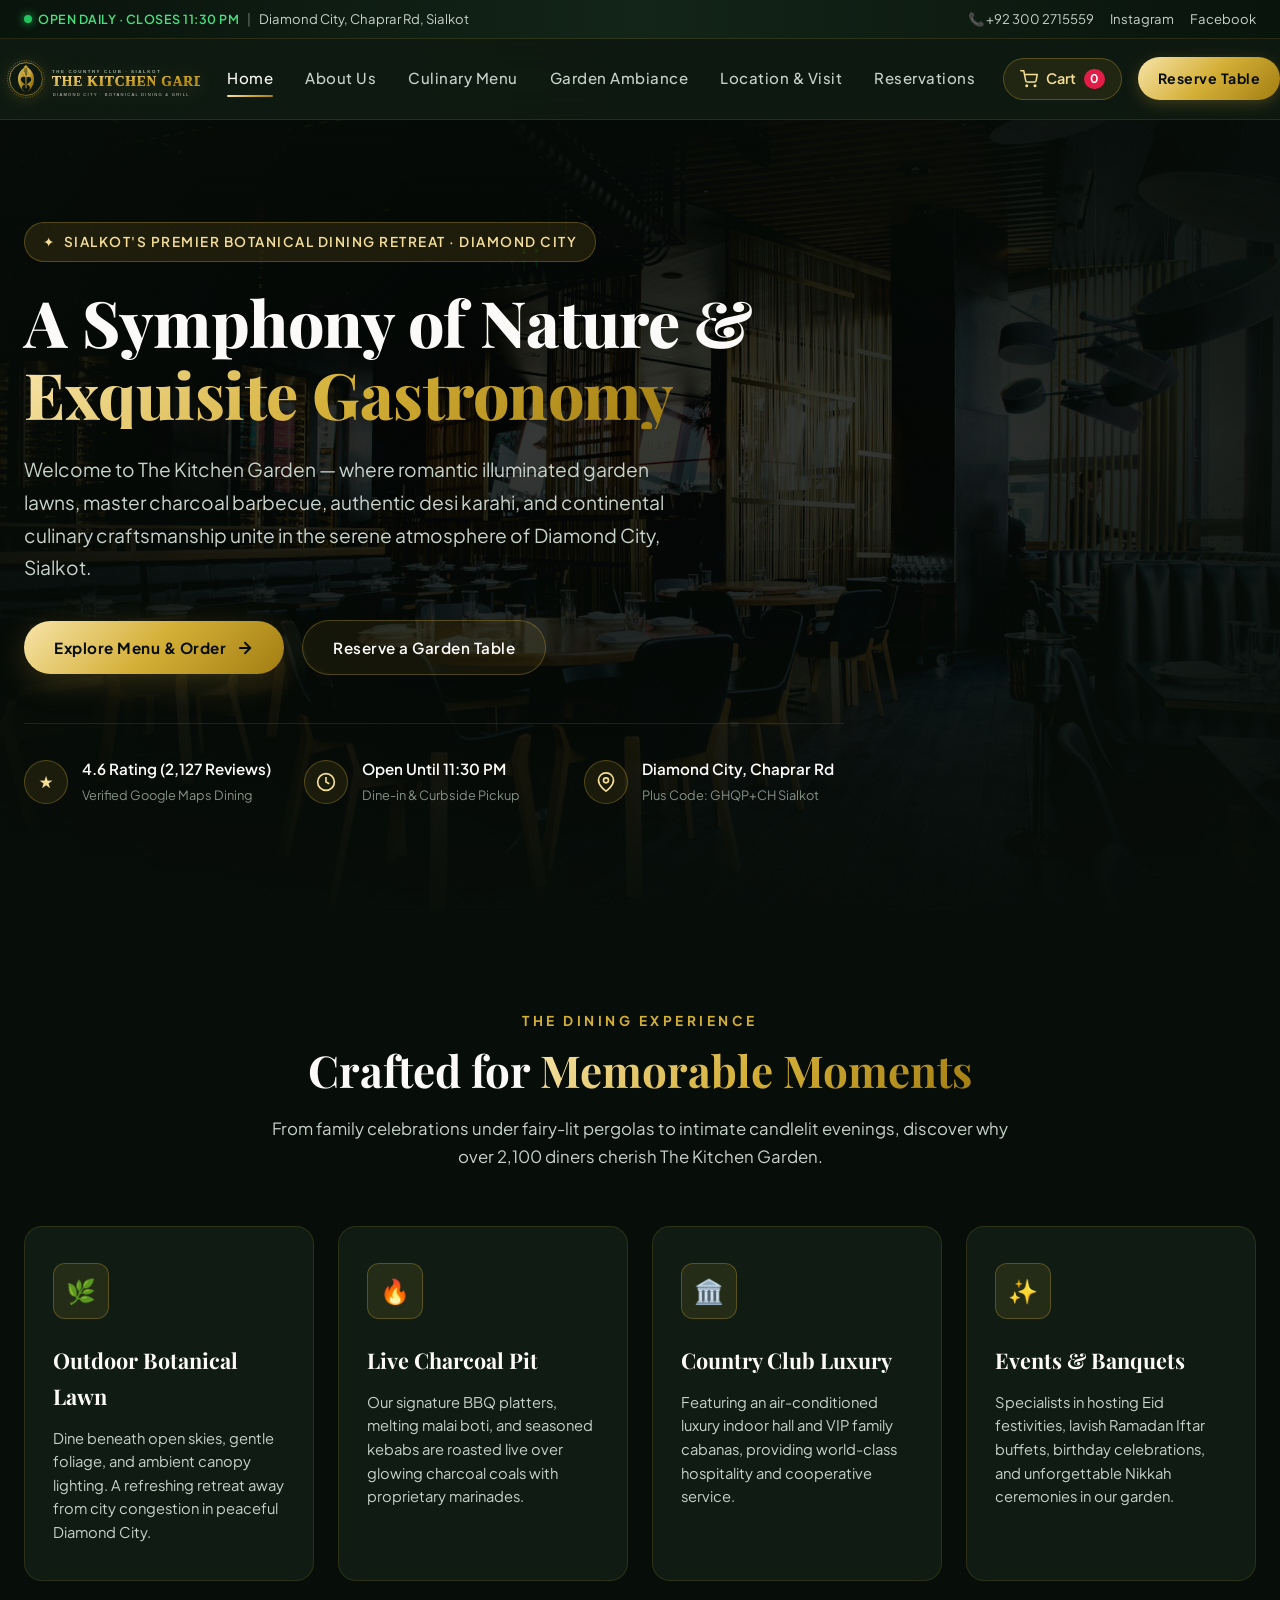
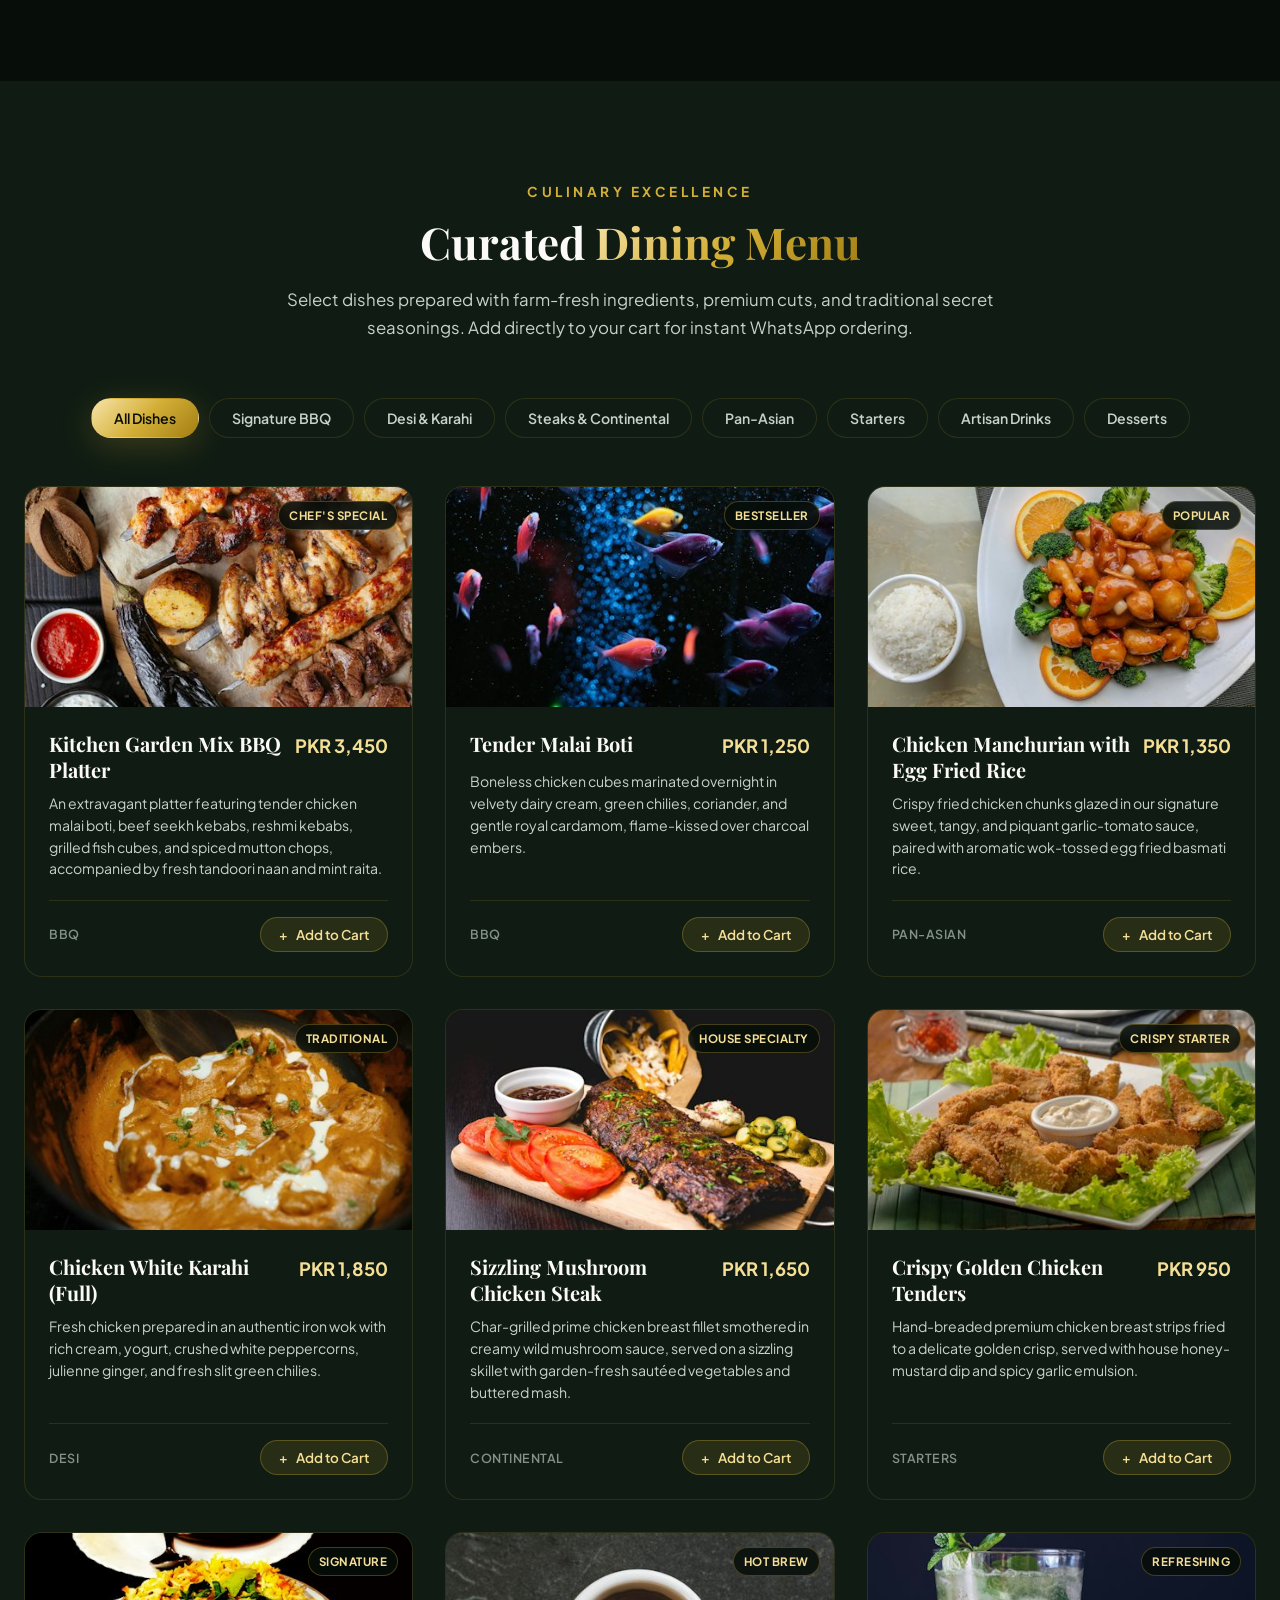
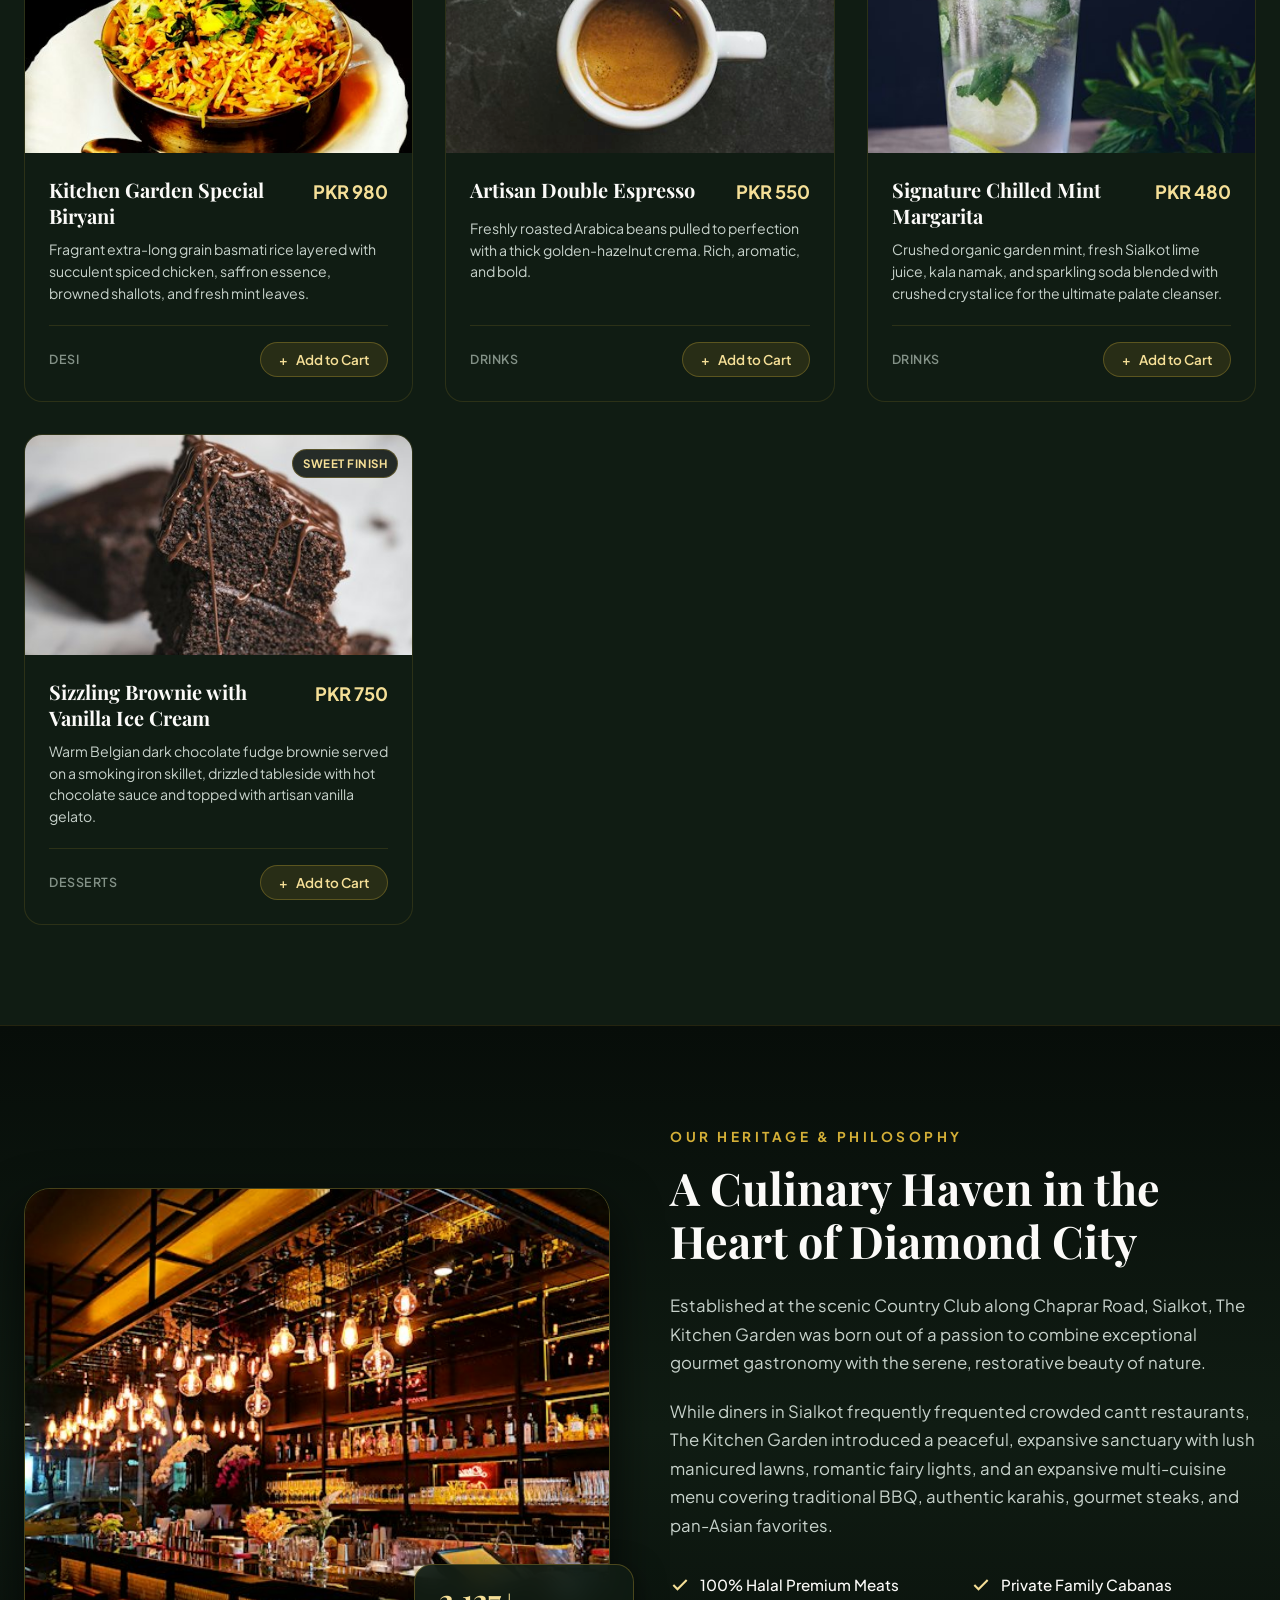
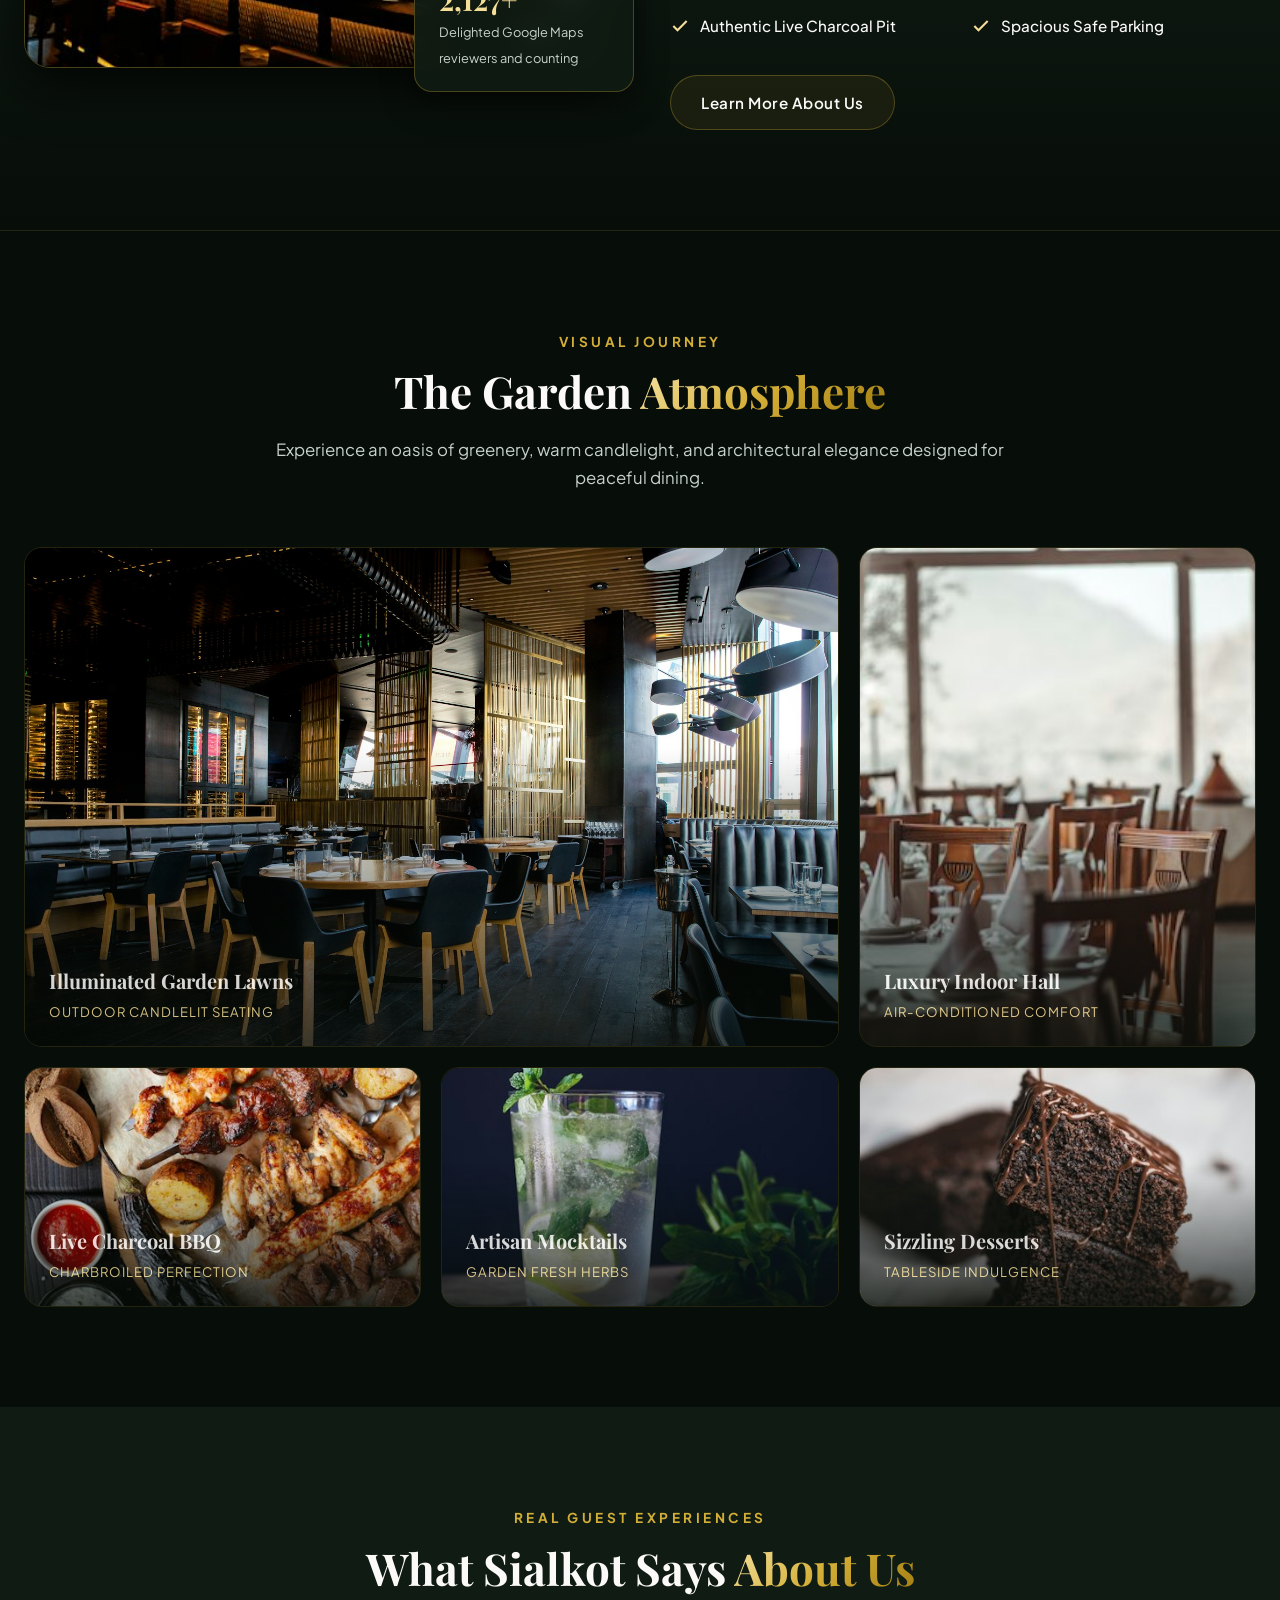
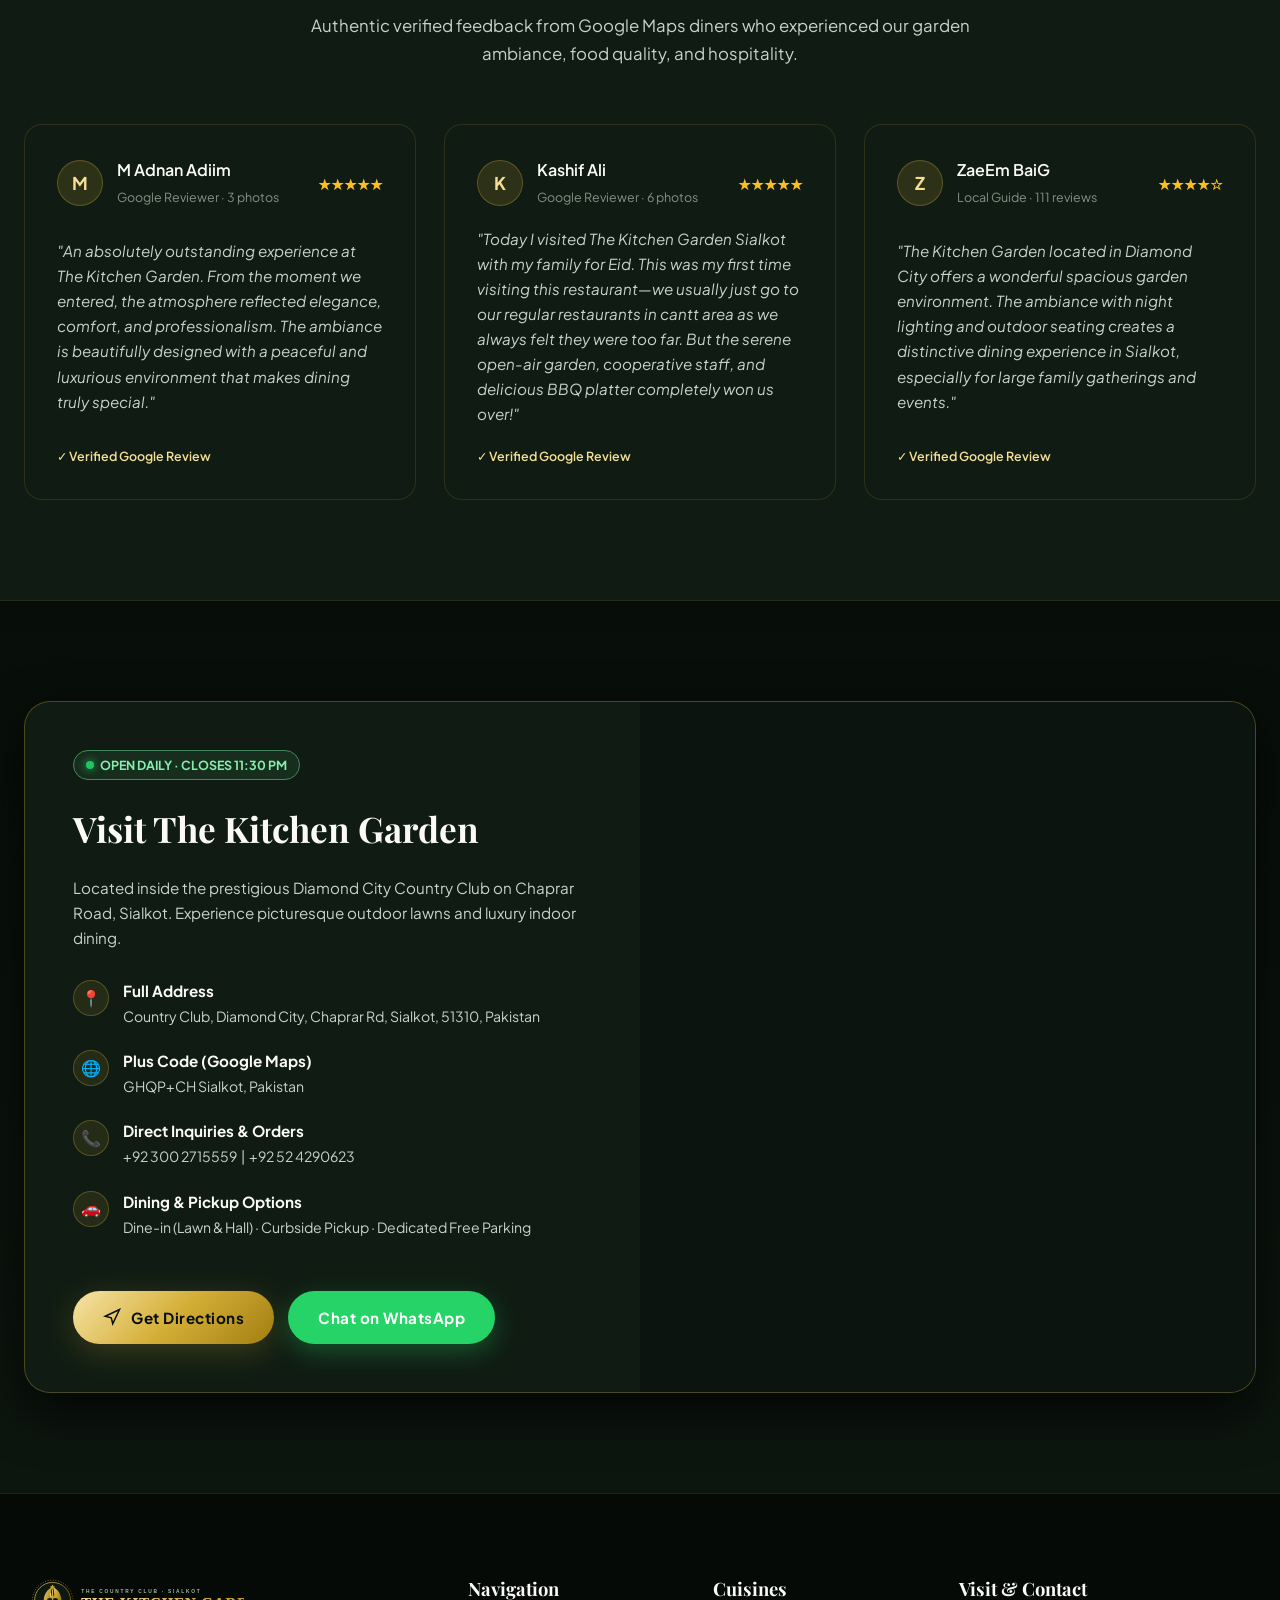
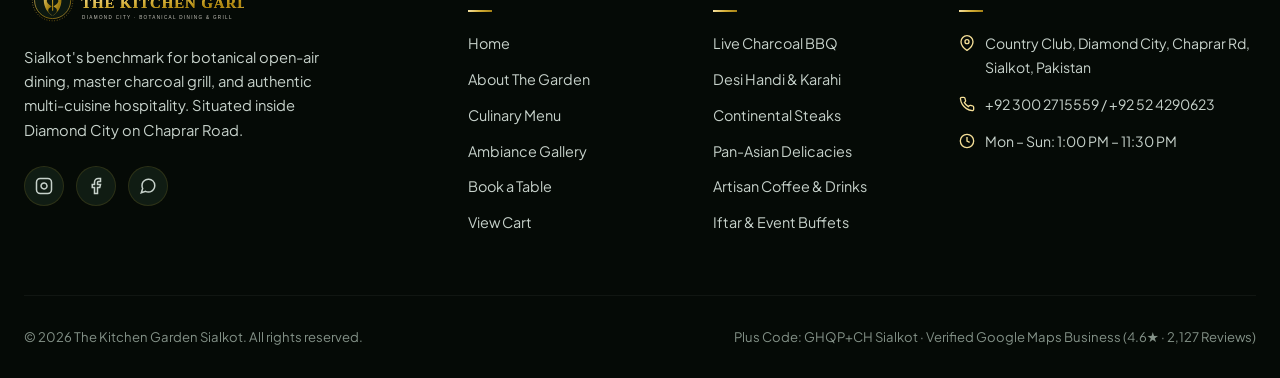
<file: index.html>
<!DOCTYPE html>
<html lang="en">
<head>
  <meta charset="UTF-8">
  <meta name="viewport" content="width=device-width, initial-scale=1.0">
  <title>The Kitchen Garden — Sialkot | Botanical Dining & Master Charcoal Grill</title>
  <meta name="description" content="Experience Sialkot's premier garden dining destination at The Country Club, Diamond City, Chaprar Road. Signature BBQ, Desi Karahi, Continental, and Chinese cuisine amidst lush illuminated greenery.">
  <link rel="stylesheet" href="css/style.css">
  <link rel="icon" type="image/svg+xml" href="assets/logo.svg">
</head>
<body>

  <!-- Top Announcement Bar -->
  <div class="top-bar">
    <div class="container top-bar-inner">
      <div class="top-bar-item">
        <span class="status-indicator">
          <span class="status-pulse"></span> Open Daily · Closes 11:30 PM
        </span>
        <span style="opacity: 0.5;">|</span>
        <span>Diamond City, Chaprar Rd, Sialkot</span>
      </div>
      <div class="top-bar-links">
        <a href="tel:+923002715559" class="top-bar-link">📞 +92 300 2715559</a>
        <a href="https://instagram.com/thekitchengardenpk" target="_blank" rel="noopener" class="top-bar-link">Instagram</a>
        <a href="https://facebook.com/thekitchengardenpk" target="_blank" rel="noopener" class="top-bar-link">Facebook</a>
      </div>
    </div>
  </div>

  <!-- Main Navigation Header -->
  <header class="site-header">
    <div class="container header-inner">
      <a href="index.html" class="brand-logo" aria-label="The Kitchen Garden Home">
        <img src="assets/logo.svg" alt="The Kitchen Garden Sialkot" width="220" height="50">
      </a>

      <nav class="nav-menu">
        <a href="index.html" class="nav-link active">Home</a>
        <a href="about.html" class="nav-link">About Us</a>
        <a href="index.html#menu" class="nav-link">Culinary Menu</a>
        <a href="index.html#ambiance" class="nav-link">Garden Ambiance</a>
        <a href="contact.html" class="nav-link">Location &amp; Visit</a>
        <a href="contact.html#reserve" class="nav-link">Reservations</a>
      </nav>

      <div class="header-actions">
        <a href="add-to-cart.html" class="cart-nav-btn" aria-label="View Shopping Cart">
          <svg width="18" height="18" viewBox="0 0 24 24" fill="none" stroke="currentColor" stroke-width="2" stroke-linecap="round" stroke-linejoin="round">
            <circle cx="9" cy="21" r="1"></circle>
            <circle cx="20" cy="21" r="1"></circle>
            <path d="M1 1h4l2.68 13.39a2 2 0 0 0 2 1.61h9.72a2 2 0 0 0 2-1.61L23 6H6"></path>
          </svg>
          <span>Cart</span>
          <span class="cart-badge">0</span>
        </a>
        <a href="contact.html#reserve" class="btn-header-cta">Reserve Table</a>
        <button class="mobile-menu-toggle" aria-label="Toggle Navigation Menu">
          <span></span>
          <span></span>
          <span></span>
        </button>
      </div>
    </div>
  </header>

  <!-- Hero Section -->
  <section class="hero-section">
    <div class="hero-bg-wrapper">
      <img src="assets/hero-garden.jpg" alt="The Kitchen Garden Evening Dining Ambiance" class="hero-bg-img" onerror="this.src='https://images.unsplash.com/photo-1517248135467-4c7edcad34c4?w=1600'">
      <div class="hero-gradient-overlay"></div>
    </div>

    <div class="container">
      <div class="hero-content">
        <div class="hero-tag">
          <span>✦</span> Sialkot's Premier Botanical Dining Retreat · Diamond City
        </div>
        <h1 class="hero-title">
          A Symphony of Nature &amp; <span class="gold-accent">Exquisite Gastronomy</span>
        </h1>
        <p class="hero-description">
          Welcome to The Kitchen Garden — where romantic illuminated garden lawns, master charcoal barbecue, authentic desi karahi, and continental culinary craftsmanship unite in the serene atmosphere of Diamond City, Sialkot.
        </p>
        <div class="hero-actions">
          <a href="#menu" class="btn btn-primary">
            <span>Explore Menu &amp; Order</span>
            <svg width="18" height="18" viewBox="0 0 24 24" fill="none" stroke="currentColor" stroke-width="2.5" stroke-linecap="round" stroke-linejoin="round"><line x1="5" y1="12" x2="19" y2="12"></line><polyline points="12 5 19 12 12 19"></polyline></svg>
          </a>
          <a href="contact.html#reserve" class="btn btn-secondary">
            <span>Reserve a Garden Table</span>
          </a>
        </div>

        <!-- Google Maps Trust Bar -->
        <div class="hero-trust-bar">
          <div class="trust-item">
            <div class="trust-icon">★</div>
            <div class="trust-text">
              <strong>4.6 Rating (2,127 Reviews)</strong>
              <span>Verified Google Maps Dining</span>
            </div>
          </div>
          <div class="trust-item">
            <div class="trust-icon">
              <svg width="20" height="20" viewBox="0 0 24 24" fill="none" stroke="currentColor" stroke-width="2"><circle cx="12" cy="12" r="10"></circle><polyline points="12 6 12 12 16 14"></polyline></svg>
            </div>
            <div class="trust-text">
              <strong>Open Until 11:30 PM</strong>
              <span>Dine-in &amp; Curbside Pickup</span>
            </div>
          </div>
          <div class="trust-item">
            <div class="trust-icon">
              <svg width="20" height="20" viewBox="0 0 24 24" fill="none" stroke="currentColor" stroke-width="2"><path d="M21 10c0 7-9 13-9 13s-9-6-9-13a9 9 0 0 1 18 0z"></path><circle cx="12" cy="10" r="3"></circle></svg>
            </div>
            <div class="trust-text">
              <strong>Diamond City, Chaprar Rd</strong>
              <span>Plus Code: GHQP+CH Sialkot</span>
            </div>
          </div>
        </div>
      </div>
    </div>
  </section>

  <!-- Pillars of Excellence -->
  <section class="section">
    <div class="container">
      <div class="section-header">
        <span class="section-subtitle">THE DINING EXPERIENCE</span>
        <h2 class="section-title">Crafted for <span>Memorable Moments</span></h2>
        <p class="section-desc">From family celebrations under fairy-lit pergolas to intimate candlelit evenings, discover why over 2,100 diners cherish The Kitchen Garden.</p>
      </div>

      <div class="pillars-grid">
        <div class="pillar-card">
          <div class="pillar-icon-box">🌿</div>
          <h3 class="pillar-title">Outdoor Botanical Lawn</h3>
          <p class="pillar-desc">Dine beneath open skies, gentle foliage, and ambient canopy lighting. A refreshing retreat away from city congestion in peaceful Diamond City.</p>
        </div>

        <div class="pillar-card">
          <div class="pillar-icon-box">🔥</div>
          <h3 class="pillar-title">Live Charcoal Pit</h3>
          <p class="pillar-desc">Our signature BBQ platters, melting malai boti, and seasoned kebabs are roasted live over glowing charcoal coals with proprietary marinades.</p>
        </div>

        <div class="pillar-card">
          <div class="pillar-icon-box">🏛️</div>
          <h3 class="pillar-title">Country Club Luxury</h3>
          <p class="pillar-desc">Featuring an air-conditioned luxury indoor hall and VIP family cabanas, providing world-class hospitality and cooperative service.</p>
        </div>

        <div class="pillar-card">
          <div class="pillar-icon-box">✨</div>
          <h3 class="pillar-title">Events &amp; Banquets</h3>
          <p class="pillar-desc">Specialists in hosting Eid festivities, lavish Ramadan Iftar buffets, birthday celebrations, and unforgettable Nikkah ceremonies in our garden.</p>
        </div>
      </div>
    </div>
  </section>

  <!-- Interactive Filterable Menu Section -->
  <section class="section" id="menu" style="background-color: var(--bg-surface);">
    <div class="container">
      <div class="section-header">
        <span class="section-subtitle">CULINARY EXCELLENCE</span>
        <h2 class="section-title">Curated <span>Dining Menu</span></h2>
        <p class="section-desc">Select dishes prepared with farm-fresh ingredients, premium cuts, and traditional secret seasonings. Add directly to your cart for instant WhatsApp ordering.</p>
      </div>

      <!-- Menu Category Filters -->
      <div class="menu-controls">
        <button class="menu-filter-btn active" data-filter="all">All Dishes</button>
        <button class="menu-filter-btn" data-filter="bbq">Signature BBQ</button>
        <button class="menu-filter-btn" data-filter="desi">Desi &amp; Karahi</button>
        <button class="menu-filter-btn" data-filter="continental">Steaks &amp; Continental</button>
        <button class="menu-filter-btn" data-filter="pan-asian">Pan-Asian</button>
        <button class="menu-filter-btn" data-filter="starters">Starters</button>
        <button class="menu-filter-btn" data-filter="drinks">Artisan Drinks</button>
        <button class="menu-filter-btn" data-filter="desserts">Desserts</button>
      </div>

      <!-- Dynamic Product Cards Grid -->
      <div class="menu-grid" id="menuGrid">
        <!-- Rendered dynamically via js/script.js -->
      </div>
    </div>
  </section>

  <!-- Story & Philosophy Section -->
  <section class="section story-section">
    <div class="container">
      <div class="story-grid">
        <div class="story-visual-wrap">
          <img src="assets/garden-outdoor.jpg" alt="Lush Garden Dining at The Kitchen Garden" class="story-main-img" onerror="this.src='https://images.unsplash.com/photo-1543007630-9710e4a00a20?w=1200'">
          <div class="story-badge-float">
            <strong>2,127+</strong>
            <span>Delighted Google Maps reviewers and counting</span>
          </div>
        </div>

        <div class="story-content">
          <span class="section-subtitle">OUR HERITAGE &amp; PHILOSOPHY</span>
          <h2>A Culinary Haven in the Heart of Diamond City</h2>
          <p>
            Established at the scenic Country Club along Chaprar Road, Sialkot, The Kitchen Garden was born out of a passion to combine exceptional gourmet gastronomy with the serene, restorative beauty of nature.
          </p>
          <p>
            While diners in Sialkot frequently frequented crowded cantt restaurants, The Kitchen Garden introduced a peaceful, expansive sanctuary with lush manicured lawns, romantic fairy lights, and an expansive multi-cuisine menu covering traditional BBQ, authentic karahis, gourmet steaks, and pan-Asian favorites.
          </p>
          
          <div class="story-feature-list">
            <div class="story-feature-item">
              <svg width="20" height="20" viewBox="0 0 24 24" fill="none" stroke="currentColor" stroke-width="2.5"><polyline points="20 6 9 17 4 12"></polyline></svg>
              <span>100% Halal Premium Meats</span>
            </div>
            <div class="story-feature-item">
              <svg width="20" height="20" viewBox="0 0 24 24" fill="none" stroke="currentColor" stroke-width="2.5"><polyline points="20 6 9 17 4 12"></polyline></svg>
              <span>Private Family Cabanas</span>
            </div>
            <div class="story-feature-item">
              <svg width="20" height="20" viewBox="0 0 24 24" fill="none" stroke="currentColor" stroke-width="2.5"><polyline points="20 6 9 17 4 12"></polyline></svg>
              <span>Authentic Live Charcoal Pit</span>
            </div>
            <div class="story-feature-item">
              <svg width="20" height="20" viewBox="0 0 24 24" fill="none" stroke="currentColor" stroke-width="2.5"><polyline points="20 6 9 17 4 12"></polyline></svg>
              <span>Spacious Safe Parking</span>
            </div>
          </div>

          <div style="margin-top: 36px;">
            <a href="about.html" class="btn btn-secondary">Learn More About Us</a>
          </div>
        </div>
      </div>
    </div>
  </section>

  <!-- Ambiance Showcase Bento Grid -->
  <section class="section" id="ambiance">
    <div class="container">
      <div class="section-header">
        <span class="section-subtitle">VISUAL JOURNEY</span>
        <h2 class="section-title">The Garden <span>Atmosphere</span></h2>
        <p class="section-desc">Experience an oasis of greenery, warm candlelight, and architectural elegance designed for peaceful dining.</p>
      </div>

      <div class="gallery-bento">
        <div class="gallery-item bento-large">
          <img src="assets/hero-garden.jpg" alt="Evening Garden Dining" onerror="this.src='https://images.unsplash.com/photo-1517248135467-4c7edcad34c4?w=1200'">
          <div class="gallery-overlay">
            <h3 class="gallery-title">Illuminated Garden Lawns</h3>
            <span class="gallery-sub">Outdoor Candlelit Seating</span>
          </div>
        </div>

        <div class="gallery-item bento-medium">
          <img src="assets/interior-lounge.jpg" alt="Country Club Luxury Lounge" onerror="this.src='https://images.unsplash.com/photo-1550966871-3ed3cdb5ed0c?w=1200'">
          <div class="gallery-overlay">
            <h3 class="gallery-title">Luxury Indoor Hall</h3>
            <span class="gallery-sub">Air-Conditioned Comfort</span>
          </div>
        </div>

        <div class="gallery-item bento-small">
          <img src="assets/bbq-platter.jpg" alt="Signature Mix BBQ Platter" onerror="this.src='https://images.unsplash.com/photo-1555939594-58d7cb561ad1?w=900'">
          <div class="gallery-overlay">
            <h3 class="gallery-title">Live Charcoal BBQ</h3>
            <span class="gallery-sub">Charbroiled Perfection</span>
          </div>
        </div>

        <div class="gallery-item bento-small">
          <img src="assets/mint-margarita.jpg" alt="Chilled Artisan Drinks" onerror="this.src='https://images.unsplash.com/photo-1513558161293-cdaf765ed2fd?w=900'">
          <div class="gallery-overlay">
            <h3 class="gallery-title">Artisan Mocktails</h3>
            <span class="gallery-sub">Garden Fresh Herbs</span>
          </div>
        </div>

        <div class="gallery-item bento-small">
          <img src="assets/dessert-brownie.jpg" alt="Sizzling Desserts" onerror="this.src='https://images.unsplash.com/photo-1606313564200-e75d5e30476c?w=900'">
          <div class="gallery-overlay">
            <h3 class="gallery-title">Sizzling Desserts</h3>
            <span class="gallery-sub">Tableside Indulgence</span>
          </div>
        </div>
      </div>
    </div>
  </section>

  <!-- Real Google Maps Verified Reviews -->
  <section class="section" style="background-color: var(--bg-surface);">
    <div class="container">
      <div class="section-header">
        <span class="section-subtitle">REAL GUEST EXPERIENCES</span>
        <h2 class="section-title">What Sialkot Says <span>About Us</span></h2>
        <p class="section-desc">Authentic verified feedback from Google Maps diners who experienced our garden ambiance, food quality, and hospitality.</p>
      </div>

      <div class="reviews-grid">
        <!-- Review 1 -->
        <div class="review-card">
          <div class="review-header">
            <div class="review-author">
              <div class="author-avatar">M</div>
              <div class="author-info">
                <h4>M Adnan Adiim</h4>
                <span>Google Reviewer · 3 photos</span>
              </div>
            </div>
            <div class="review-stars">★★★★★</div>
          </div>
          <p class="review-text">
            "An absolutely outstanding experience at The Kitchen Garden. From the moment we entered, the atmosphere reflected elegance, comfort, and professionalism. The ambiance is beautifully designed with a peaceful and luxurious environment that makes dining truly special."
          </p>
          <div class="review-footer">
            <span>✓ Verified Google Review</span>
          </div>
        </div>

        <!-- Review 2 -->
        <div class="review-card">
          <div class="review-header">
            <div class="review-author">
              <div class="author-avatar">K</div>
              <div class="author-info">
                <h4>Kashif Ali</h4>
                <span>Google Reviewer · 6 photos</span>
              </div>
            </div>
            <div class="review-stars">★★★★★</div>
          </div>
          <p class="review-text">
            "Today I visited The Kitchen Garden Sialkot with my family for Eid. This was my first time visiting this restaurant—we usually just go to our regular restaurants in cantt area as we always felt they were too far. But the serene open-air garden, cooperative staff, and delicious BBQ platter completely won us over!"
          </p>
          <div class="review-footer">
            <span>✓ Verified Google Review</span>
          </div>
        </div>

        <!-- Review 3 -->
        <div class="review-card">
          <div class="review-header">
            <div class="review-author">
              <div class="author-avatar">Z</div>
              <div class="author-info">
                <h4>ZaeEm BaiG</h4>
                <span>Local Guide · 111 reviews</span>
              </div>
            </div>
            <div class="review-stars">★★★★☆</div>
          </div>
          <p class="review-text">
            "The Kitchen Garden located in Diamond City offers a wonderful spacious garden environment. The ambiance with night lighting and outdoor seating creates a distinctive dining experience in Sialkot, especially for large family gatherings and events."
          </p>
          <div class="review-footer">
            <span>✓ Verified Google Review</span>
          </div>
        </div>
      </div>
    </div>
  </section>

  <!-- Cinematic Location & Visit Section -->
  <section class="section location-section" id="location">
    <div class="container">
      <div class="location-card">
        <div class="location-details">
          <div>
            <span class="location-badge">
              <span class="status-pulse"></span> Open Daily · Closes 11:30 PM
            </span>
            <h2 class="location-title">Visit The Kitchen Garden</h2>
            <p style="color: var(--text-secondary); font-size: 0.95rem;">
              Located inside the prestigious Diamond City Country Club on Chaprar Road, Sialkot. Experience picturesque outdoor lawns and luxury indoor dining.
            </p>

            <div class="location-info-list">
              <div class="location-info-item">
                <div class="location-info-icon">📍</div>
                <div class="location-info-content">
                  <strong>Full Address</strong>
                  <p>Country Club, Diamond City, Chaprar Rd, Sialkot, 51310, Pakistan</p>
                </div>
              </div>

              <div class="location-info-item">
                <div class="location-info-icon">🌐</div>
                <div class="location-info-content">
                  <strong>Plus Code (Google Maps)</strong>
                  <p>GHQP+CH Sialkot, Pakistan</p>
                </div>
              </div>

              <div class="location-info-item">
                <div class="location-info-icon">📞</div>
                <div class="location-info-content">
                  <strong>Direct Inquiries &amp; Orders</strong>
                  <p>+92 300 2715559 &nbsp;|&nbsp; +92 52 4290623</p>
                </div>
              </div>

              <div class="location-info-item">
                <div class="location-info-icon">🚗</div>
                <div class="location-info-content">
                  <strong>Dining &amp; Pickup Options</strong>
                  <p>Dine-in (Lawn &amp; Hall) · Curbside Pickup · Dedicated Free Parking</p>
                </div>
              </div>
            </div>
          </div>

          <div class="location-actions">
            <a href="https://maps.google.com/?q=The+Kitchen+Garden+Sialkot+Diamond+City" target="_blank" rel="noopener" class="btn btn-primary">
              <svg width="18" height="18" viewBox="0 0 24 24" fill="none" stroke="currentColor" stroke-width="2"><polygon points="3 11 22 2 13 21 11 13 3 11"></polygon></svg>
              <span>Get Directions</span>
            </a>
            <a href="https://wa.me/923002715559?text=Hello%20The%20Kitchen%20Garden,%20I%20would%20like%20to%20inquire%20about%20a%20table%20reservation." target="_blank" rel="noopener" class="btn btn-whatsapp">
              <span>Chat on WhatsApp</span>
            </a>
          </div>
        </div>

        <div class="location-map-wrap">
          <iframe 
            title="The Kitchen Garden Sialkot Location Map"
            src="https://www.google.com/maps/embed?pb=!1m18!1m12!1m3!1d108252.33857500355!2d74.475458!3d32.531238!2m3!1f0!2f0!3f0!3m2!1i1024!2i768!4f13.1!3m3!1m2!1s0x391eeb00062b08eb%3A0xb35a092ffc926df4!2sThe%20Kitchen%20Garden!5e0!3m2!1sen!2s!4v1700000000000!5m2!1sen!2s" 
            allowfullscreen="" 
            loading="lazy" 
            referrerpolicy="no-referrer-when-downgrade">
          </iframe>
        </div>
      </div>
    </div>
  </section>

  <!-- Luxury Footer -->
  <footer class="site-footer">
    <div class="container">
      <div class="footer-grid">
        <div class="footer-brand">
          <a href="index.html">
            <img src="assets/logo.svg" alt="The Kitchen Garden" width="220" height="50">
          </a>
          <p>
            Sialkot's benchmark for botanical open-air dining, master charcoal grill, and authentic multi-cuisine hospitality. Situated inside Diamond City on Chaprar Road.
          </p>
          <div class="footer-social-links">
            <a href="https://instagram.com/thekitchengardenpk" target="_blank" rel="noopener" class="social-icon-btn" aria-label="Instagram">
              <svg width="18" height="18" viewBox="0 0 24 24" fill="none" stroke="currentColor" stroke-width="2"><rect x="2" y="2" width="20" height="20" rx="5" ry="5"></rect><path d="M16 11.37A4 4 0 1 1 12.63 8 4 4 0 0 1 16 11.37z"></path><line x1="17.5" y1="6.5" x2="17.51" y2="6.5"></line></svg>
            </a>
            <a href="https://facebook.com/thekitchengardenpk" target="_blank" rel="noopener" class="social-icon-btn" aria-label="Facebook">
              <svg width="18" height="18" viewBox="0 0 24 24" fill="none" stroke="currentColor" stroke-width="2"><path d="M18 2h-3a5 5 0 0 0-5 5v3H7v4h3v8h4v-8h3l1-4h-4V7a1 1 0 0 1 1-1h3z"></path></svg>
            </a>
            <a href="https://wa.me/923002715559" target="_blank" rel="noopener" class="social-icon-btn" aria-label="WhatsApp">
              <svg width="18" height="18" viewBox="0 0 24 24" fill="none" stroke="currentColor" stroke-width="2"><path d="M21 11.5a8.38 8.38 0 0 1-.9 3.8 8.5 8.5 0 0 1-7.6 4.7 8.38 8.38 0 0 1-3.8-.9L3 21l1.9-5.7a8.38 8.38 0 0 1-.9-3.8 8.5 8.5 0 0 1 4.7-7.6 8.38 8.38 0 0 1 3.8-.9h.5a8.48 8.48 0 0 1 8 8v.5z"></path></svg>
            </a>
          </div>
        </div>

        <div class="footer-column">
          <h4>Navigation</h4>
          <div class="footer-links">
            <a href="index.html">Home</a>
            <a href="about.html">About The Garden</a>
            <a href="index.html#menu">Culinary Menu</a>
            <a href="index.html#ambiance">Ambiance Gallery</a>
            <a href="contact.html#reserve">Book a Table</a>
            <a href="add-to-cart.html">View Cart</a>
          </div>
        </div>

        <div class="footer-column">
          <h4>Cuisines</h4>
          <div class="footer-links">
            <a href="index.html#menu">Live Charcoal BBQ</a>
            <a href="index.html#menu">Desi Handi &amp; Karahi</a>
            <a href="index.html#menu">Continental Steaks</a>
            <a href="index.html#menu">Pan-Asian Delicacies</a>
            <a href="index.html#menu">Artisan Coffee &amp; Drinks</a>
            <a href="index.html#menu">Iftar &amp; Event Buffets</a>
          </div>
        </div>

        <div class="footer-column">
          <h4>Visit &amp; Contact</h4>
          <div class="footer-contact-info">
            <div class="footer-contact-item">
              <svg width="16" height="16" viewBox="0 0 24 24" fill="none" stroke="currentColor" stroke-width="2"><path d="M21 10c0 7-9 13-9 13s-9-6-9-13a9 9 0 0 1 18 0z"></path><circle cx="12" cy="10" r="3"></circle></svg>
              <span>Country Club, Diamond City, Chaprar Rd, Sialkot, Pakistan</span>
            </div>
            <div class="footer-contact-item">
              <svg width="16" height="16" viewBox="0 0 24 24" fill="none" stroke="currentColor" stroke-width="2"><path d="M22 16.92v3a2 2 0 0 1-2.18 2 19.79 19.79 0 0 1-8.63-3.07 19.5 19.5 0 0 1-6-6 19.79 19.79 0 0 1-3.07-8.67A2 2 0 0 1 4.11 2h3a2 2 0 0 1 2 1.72 12.84 12.84 0 0 0 .7 2.81 2 2 0 0 1-.45 2.11L8.09 9.91a16 16 0 0 0 6 6l1.27-1.27a2 2 0 0 1 2.11-.45 12.84 12.84 0 0 0 2.81.7A2 2 0 0 1 22 16.92z"></path></svg>
              <span>+92 300 2715559 / +92 52 4290623</span>
            </div>
            <div class="footer-contact-item">
              <svg width="16" height="16" viewBox="0 0 24 24" fill="none" stroke="currentColor" stroke-width="2"><circle cx="12" cy="12" r="10"></circle><polyline points="12 6 12 12 16 14"></polyline></svg>
              <span>Mon – Sun: 1:00 PM – 11:30 PM</span>
            </div>
          </div>
        </div>
      </div>

      <div class="footer-bottom">
        <p>&copy; 2026 The Kitchen Garden Sialkot. All rights reserved.</p>
        <p>Plus Code: GHQP+CH Sialkot · Verified Google Maps Business (4.6★ · 2,127 Reviews)</p>
      </div>
    </div>
  </footer>

  <!-- Floating Cart Action Pill -->
  <a href="add-to-cart.html" class="floating-cart-pill" style="display: none;" aria-label="Review Cart and Order">
    <svg width="20" height="20" viewBox="0 0 24 24" fill="none" stroke="currentColor" stroke-width="2.5"><circle cx="9" cy="21" r="1"></circle><circle cx="20" cy="21" r="1"></circle><path d="M1 1h4l2.68 13.39a2 2 0 0 0 2 1.61h9.72a2 2 0 0 0 2-1.61L23 6H6"></path></svg>
    <span>Cart</span>
    <span class="floating-cart-count">0</span>
    <span class="floating-cart-total">PKR 0</span>
  </a>

  <!-- Toast Notification Container -->
  <div class="toast-container"></div>

  <!-- JavaScript -->
  <script src="js/script.js"></script>
</body>
</html>
</file>
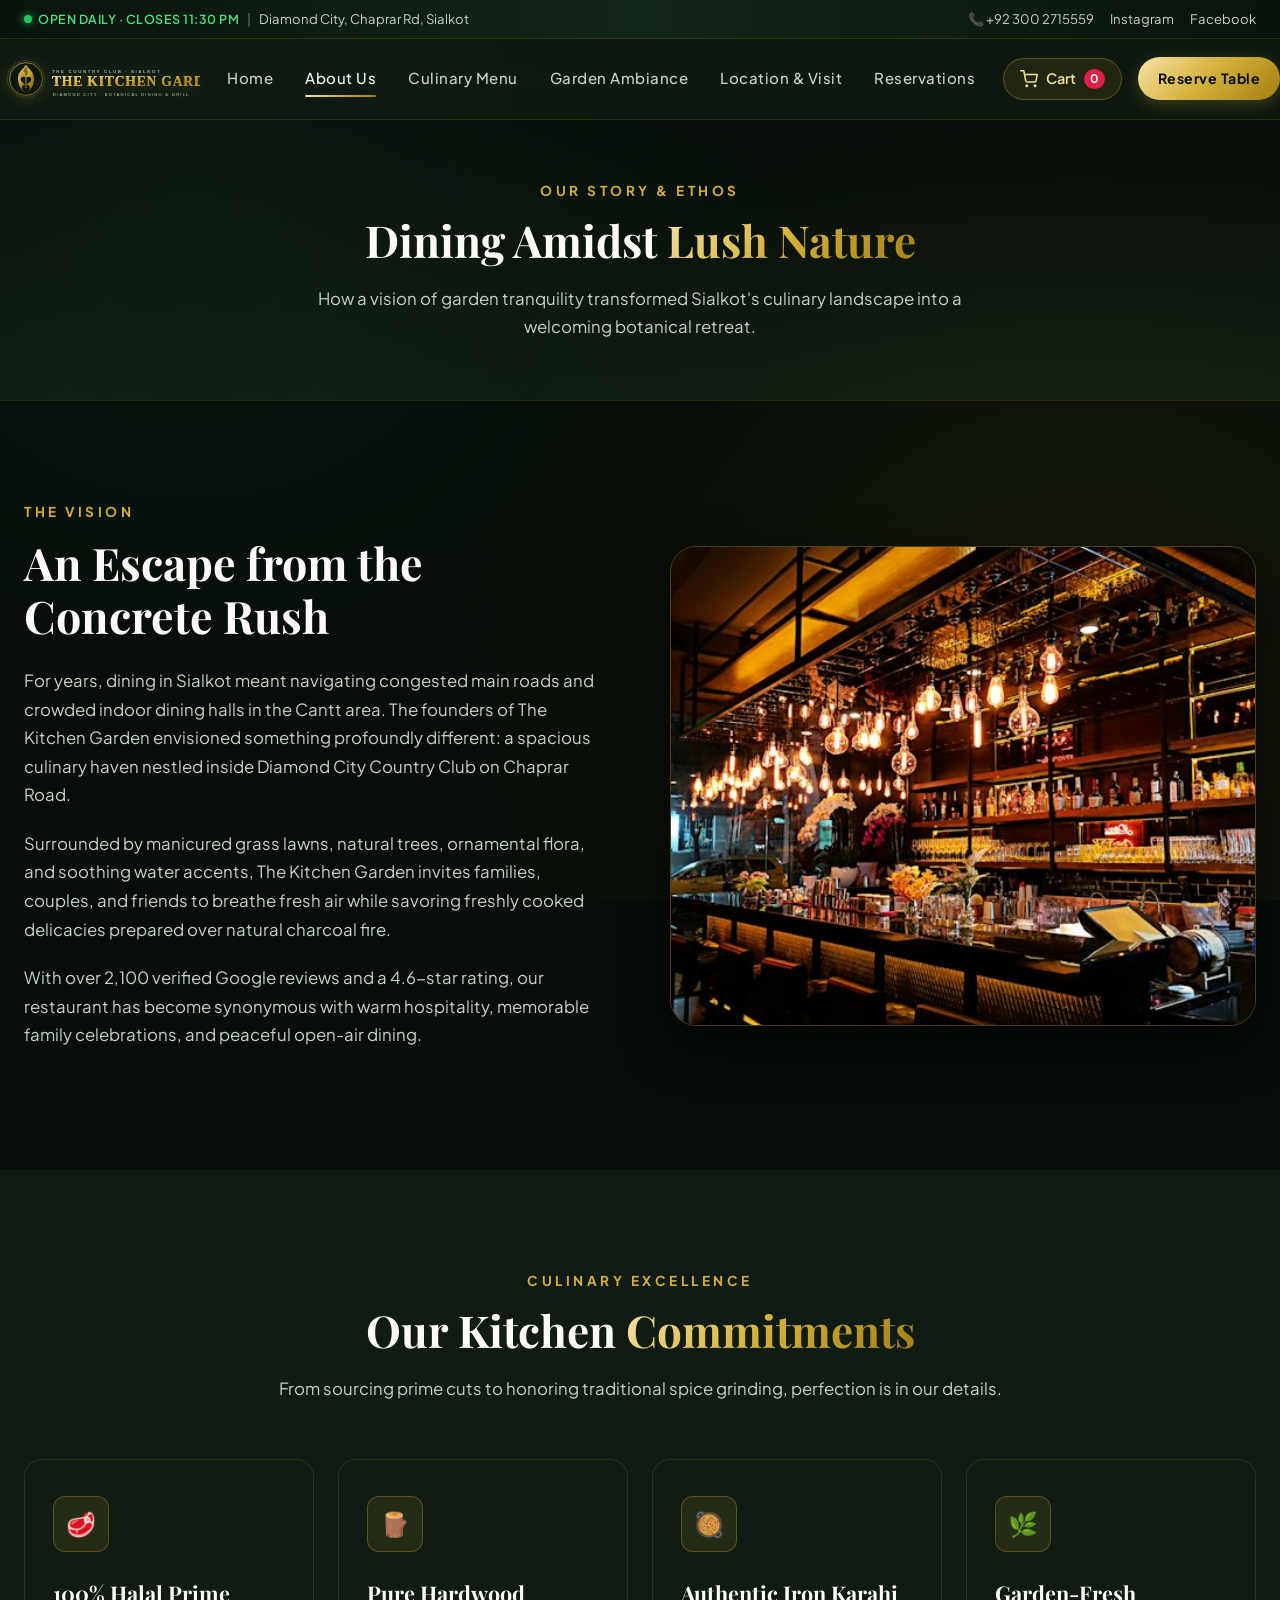
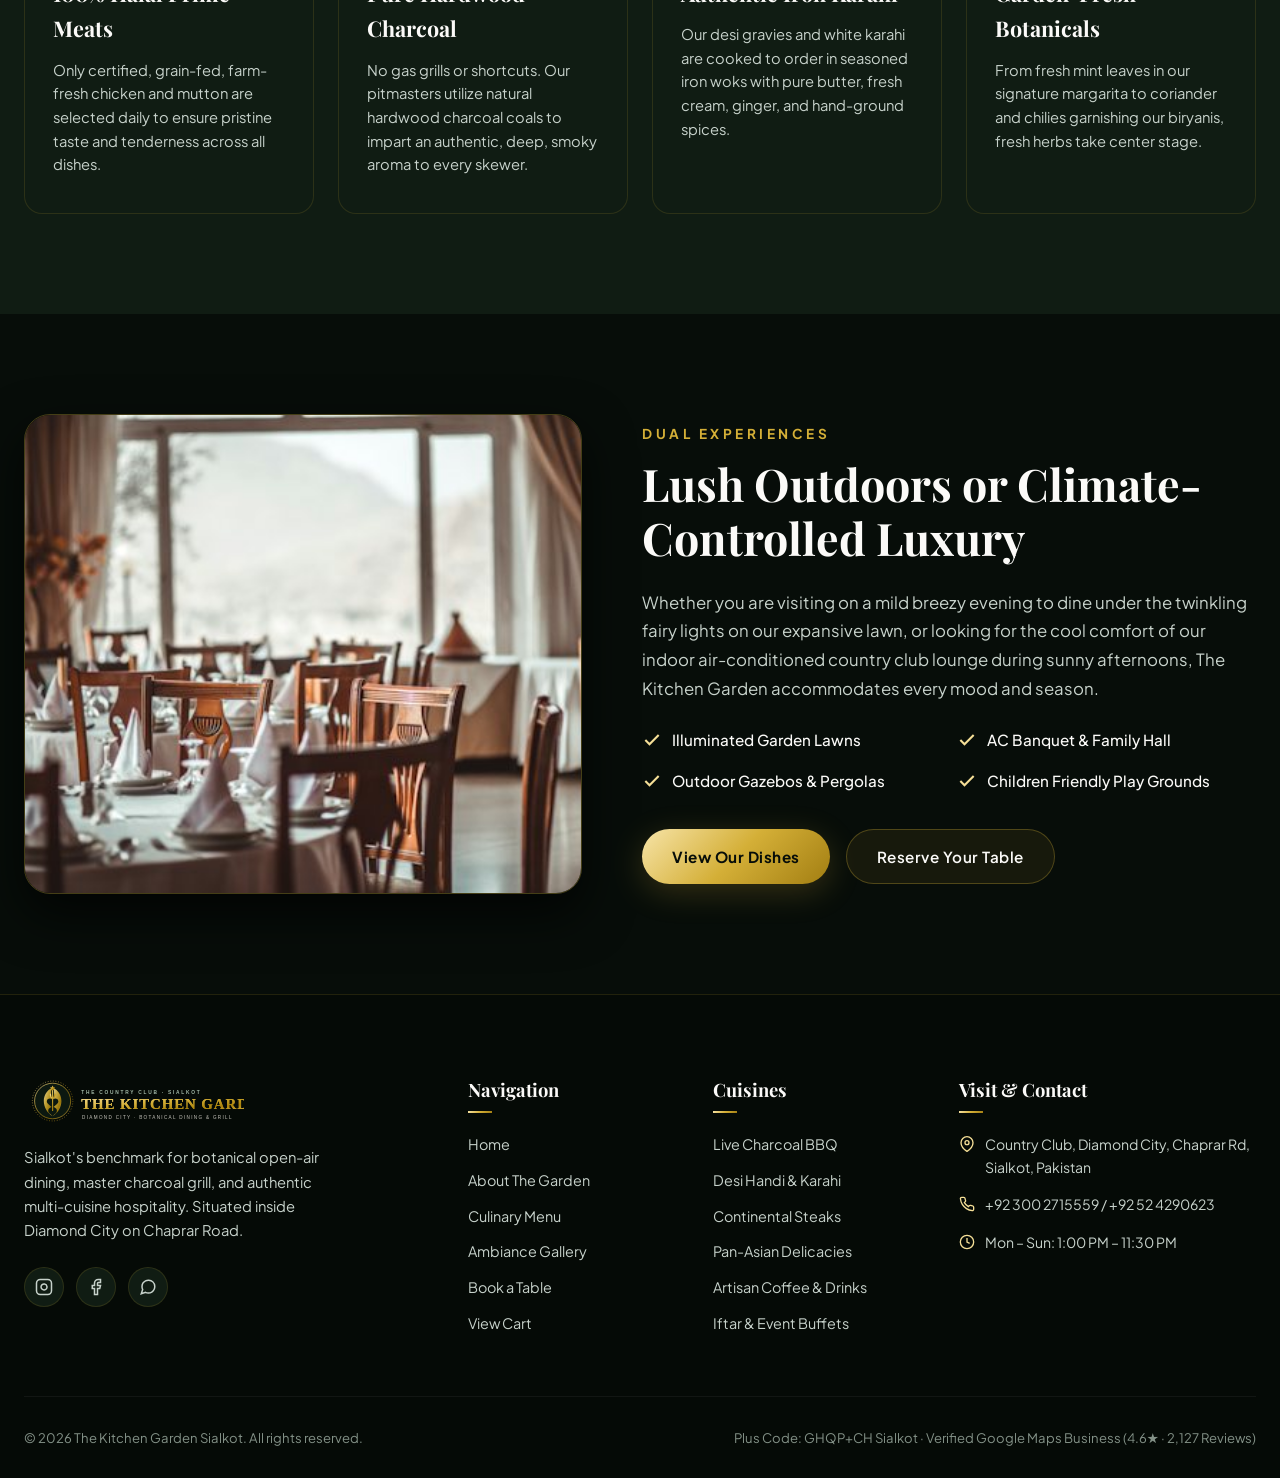
<file: about.html>
<!DOCTYPE html>
<html lang="en">
<head>
  <meta charset="UTF-8">
  <meta name="viewport" content="width=device-width, initial-scale=1.0">
  <title>About Us — The Kitchen Garden | Sialkot's Premier Botanical Dining</title>
  <meta name="description" content="Discover the story of The Kitchen Garden at Diamond City, Sialkot. An oasis of nature, country club elegance, live charcoal grills, and heartfelt hospitality.">
  <link rel="stylesheet" href="css/style.css">
  <link rel="icon" type="image/svg+xml" href="assets/logo.svg">
</head>
<body>

  <!-- Top Announcement Bar -->
  <div class="top-bar">
    <div class="container top-bar-inner">
      <div class="top-bar-item">
        <span class="status-indicator">
          <span class="status-pulse"></span> Open Daily · Closes 11:30 PM
        </span>
        <span style="opacity: 0.5;">|</span>
        <span>Diamond City, Chaprar Rd, Sialkot</span>
      </div>
      <div class="top-bar-links">
        <a href="tel:+923002715559" class="top-bar-link">📞 +92 300 2715559</a>
        <a href="https://instagram.com/thekitchengardenpk" target="_blank" rel="noopener" class="top-bar-link">Instagram</a>
        <a href="https://facebook.com/thekitchengardenpk" target="_blank" rel="noopener" class="top-bar-link">Facebook</a>
      </div>
    </div>
  </div>

  <!-- Main Navigation Header -->
  <header class="site-header">
    <div class="container header-inner">
      <a href="index.html" class="brand-logo" aria-label="The Kitchen Garden Home">
        <img src="assets/logo.svg" alt="The Kitchen Garden Sialkot" width="220" height="50">
      </a>

      <nav class="nav-menu">
        <a href="index.html" class="nav-link">Home</a>
        <a href="about.html" class="nav-link active">About Us</a>
        <a href="index.html#menu" class="nav-link">Culinary Menu</a>
        <a href="index.html#ambiance" class="nav-link">Garden Ambiance</a>
        <a href="contact.html" class="nav-link">Location &amp; Visit</a>
        <a href="contact.html#reserve" class="nav-link">Reservations</a>
      </nav>

      <div class="header-actions">
        <a href="add-to-cart.html" class="cart-nav-btn" aria-label="View Shopping Cart">
          <svg width="18" height="18" viewBox="0 0 24 24" fill="none" stroke="currentColor" stroke-width="2" stroke-linecap="round" stroke-linejoin="round">
            <circle cx="9" cy="21" r="1"></circle>
            <circle cx="20" cy="21" r="1"></circle>
            <path d="M1 1h4l2.68 13.39a2 2 0 0 0 2 1.61h9.72a2 2 0 0 0 2-1.61L23 6H6"></path>
          </svg>
          <span>Cart</span>
          <span class="cart-badge">0</span>
        </a>
        <a href="contact.html#reserve" class="btn-header-cta">Reserve Table</a>
        <button class="mobile-menu-toggle" aria-label="Toggle Navigation Menu">
          <span></span>
          <span></span>
          <span></span>
        </button>
      </div>
    </div>
  </header>

  <!-- Page Header Banner -->
  <section class="section-tight" style="background: linear-gradient(180deg, #070d09 0%, #0e1a12 100%); border-bottom: 1px solid var(--border-subtle); text-align: center;">
    <div class="container">
      <span class="section-subtitle">OUR STORY &amp; ETHOS</span>
      <h1 class="section-title">Dining Amidst <span>Lush Nature</span></h1>
      <p class="section-desc" style="max-width: 680px; margin: 0 auto;">
        How a vision of garden tranquility transformed Sialkot's culinary landscape into a welcoming botanical retreat.
      </p>
    </div>
  </section>

  <!-- About Story Section -->
  <section class="section">
    <div class="container">
      <div class="story-grid">
        <div class="story-content">
          <span class="section-subtitle">THE VISION</span>
          <h2>An Escape from the Concrete Rush</h2>
          <p>
            For years, dining in Sialkot meant navigating congested main roads and crowded indoor dining halls in the Cantt area. The founders of The Kitchen Garden envisioned something profoundly different: a spacious culinary haven nestled inside Diamond City Country Club on Chaprar Road.
          </p>
          <p>
            Surrounded by manicured grass lawns, natural trees, ornamental flora, and soothing water accents, The Kitchen Garden invites families, couples, and friends to breathe fresh air while savoring freshly cooked delicacies prepared over natural charcoal fire.
          </p>
          <p>
            With over 2,100 verified Google reviews and a 4.6-star rating, our restaurant has become synonymous with warm hospitality, memorable family celebrations, and peaceful open-air dining.
          </p>
        </div>

        <div class="story-visual-wrap">
          <img src="assets/garden-outdoor.jpg" alt="Outdoor Lawn Dining" class="story-main-img" onerror="this.src='https://images.unsplash.com/photo-1543007630-9710e4a00a20?w=1200'">
        </div>
      </div>
    </div>
  </section>

  <!-- Kitchen & Standards Section -->
  <section class="section" style="background-color: var(--bg-surface);">
    <div class="container">
      <div class="section-header">
        <span class="section-subtitle">CULINARY EXCELLENCE</span>
        <h2 class="section-title">Our Kitchen <span>Commitments</span></h2>
        <p class="section-desc">From sourcing prime cuts to honoring traditional spice grinding, perfection is in our details.</p>
      </div>

      <div class="pillars-grid">
        <div class="pillar-card">
          <div class="pillar-icon-box">🥩</div>
          <h3 class="pillar-title">100% Halal Prime Meats</h3>
          <p class="pillar-desc">Only certified, grain-fed, farm-fresh chicken and mutton are selected daily to ensure pristine taste and tenderness across all dishes.</p>
        </div>

        <div class="pillar-card">
          <div class="pillar-icon-box">🪵</div>
          <h3 class="pillar-title">Pure Hardwood Charcoal</h3>
          <p class="pillar-desc">No gas grills or shortcuts. Our pitmasters utilize natural hardwood charcoal coals to impart an authentic, deep, smoky aroma to every skewer.</p>
        </div>

        <div class="pillar-card">
          <div class="pillar-icon-box">🥘</div>
          <h3 class="pillar-title">Authentic Iron Karahi</h3>
          <p class="pillar-desc">Our desi gravies and white karahi are cooked to order in seasoned iron woks with pure butter, fresh cream, ginger, and hand-ground spices.</p>
        </div>

        <div class="pillar-card">
          <div class="pillar-icon-box">🌿</div>
          <h3 class="pillar-title">Garden-Fresh Botanicals</h3>
          <p class="pillar-desc">From fresh mint leaves in our signature margarita to coriander and chilies garnishing our biryanis, fresh herbs take center stage.</p>
        </div>
      </div>
    </div>
  </section>

  <!-- Ambiance Showcase -->
  <section class="section">
    <div class="container">
      <div class="story-grid" style="grid-template-columns: 1fr 1.1fr;">
        <div class="story-visual-wrap">
          <img src="assets/interior-lounge.jpg" alt="Indoor Air-Conditioned Hall" class="story-main-img" onerror="this.src='https://images.unsplash.com/photo-1550966871-3ed3cdb5ed0c?w=1200'">
        </div>

        <div class="story-content">
          <span class="section-subtitle">DUAL EXPERIENCES</span>
          <h2>Lush Outdoors or Climate-Controlled Luxury</h2>
          <p>
            Whether you are visiting on a mild breezy evening to dine under the twinkling fairy lights on our expansive lawn, or looking for the cool comfort of our indoor air-conditioned country club lounge during sunny afternoons, The Kitchen Garden accommodates every mood and season.
          </p>
          <div class="story-feature-list" style="margin-top: 24px;">
            <div class="story-feature-item">
              <svg width="20" height="20" viewBox="0 0 24 24" fill="none" stroke="currentColor" stroke-width="2.5"><polyline points="20 6 9 17 4 12"></polyline></svg>
              <span>Illuminated Garden Lawns</span>
            </div>
            <div class="story-feature-item">
              <svg width="20" height="20" viewBox="0 0 24 24" fill="none" stroke="currentColor" stroke-width="2.5"><polyline points="20 6 9 17 4 12"></polyline></svg>
              <span>AC Banquet &amp; Family Hall</span>
            </div>
            <div class="story-feature-item">
              <svg width="20" height="20" viewBox="0 0 24 24" fill="none" stroke="currentColor" stroke-width="2.5"><polyline points="20 6 9 17 4 12"></polyline></svg>
              <span>Outdoor Gazebos &amp; Pergolas</span>
            </div>
            <div class="story-feature-item">
              <svg width="20" height="20" viewBox="0 0 24 24" fill="none" stroke="currentColor" stroke-width="2.5"><polyline points="20 6 9 17 4 12"></polyline></svg>
              <span>Children Friendly Play Grounds</span>
            </div>
          </div>

          <div style="margin-top: 36px; display: flex; gap: 16px; flex-wrap: wrap;">
            <a href="index.html#menu" class="btn btn-primary">View Our Dishes</a>
            <a href="contact.html#reserve" class="btn btn-secondary">Reserve Your Table</a>
          </div>
        </div>
      </div>
    </div>
  </section>

  <!-- Luxury Footer -->
  <footer class="site-footer">
    <div class="container">
      <div class="footer-grid">
        <div class="footer-brand">
          <a href="index.html">
            <img src="assets/logo.svg" alt="The Kitchen Garden" width="220" height="50">
          </a>
          <p>
            Sialkot's benchmark for botanical open-air dining, master charcoal grill, and authentic multi-cuisine hospitality. Situated inside Diamond City on Chaprar Road.
          </p>
          <div class="footer-social-links">
            <a href="https://instagram.com/thekitchengardenpk" target="_blank" rel="noopener" class="social-icon-btn" aria-label="Instagram">
              <svg width="18" height="18" viewBox="0 0 24 24" fill="none" stroke="currentColor" stroke-width="2"><rect x="2" y="2" width="20" height="20" rx="5" ry="5"></rect><path d="M16 11.37A4 4 0 1 1 12.63 8 4 4 0 0 1 16 11.37z"></path><line x1="17.5" y1="6.5" x2="17.51" y2="6.5"></line></svg>
            </a>
            <a href="https://facebook.com/thekitchengardenpk" target="_blank" rel="noopener" class="social-icon-btn" aria-label="Facebook">
              <svg width="18" height="18" viewBox="0 0 24 24" fill="none" stroke="currentColor" stroke-width="2"><path d="M18 2h-3a5 5 0 0 0-5 5v3H7v4h3v8h4v-8h3l1-4h-4V7a1 1 0 0 1 1-1h3z"></path></svg>
            </a>
            <a href="https://wa.me/923002715559" target="_blank" rel="noopener" class="social-icon-btn" aria-label="WhatsApp">
              <svg width="18" height="18" viewBox="0 0 24 24" fill="none" stroke="currentColor" stroke-width="2"><path d="M21 11.5a8.38 8.38 0 0 1-.9 3.8 8.5 8.5 0 0 1-7.6 4.7 8.38 8.38 0 0 1-3.8-.9L3 21l1.9-5.7a8.38 8.38 0 0 1-.9-3.8 8.5 8.5 0 0 1 4.7-7.6 8.38 8.38 0 0 1 3.8-.9h.5a8.48 8.48 0 0 1 8 8v.5z"></path></svg>
            </a>
          </div>
        </div>

        <div class="footer-column">
          <h4>Navigation</h4>
          <div class="footer-links">
            <a href="index.html">Home</a>
            <a href="about.html">About The Garden</a>
            <a href="index.html#menu">Culinary Menu</a>
            <a href="index.html#ambiance">Ambiance Gallery</a>
            <a href="contact.html#reserve">Book a Table</a>
            <a href="add-to-cart.html">View Cart</a>
          </div>
        </div>

        <div class="footer-column">
          <h4>Cuisines</h4>
          <div class="footer-links">
            <a href="index.html#menu">Live Charcoal BBQ</a>
            <a href="index.html#menu">Desi Handi &amp; Karahi</a>
            <a href="index.html#menu">Continental Steaks</a>
            <a href="index.html#menu">Pan-Asian Delicacies</a>
            <a href="index.html#menu">Artisan Coffee &amp; Drinks</a>
            <a href="index.html#menu">Iftar &amp; Event Buffets</a>
          </div>
        </div>

        <div class="footer-column">
          <h4>Visit &amp; Contact</h4>
          <div class="footer-contact-info">
            <div class="footer-contact-item">
              <svg width="16" height="16" viewBox="0 0 24 24" fill="none" stroke="currentColor" stroke-width="2"><path d="M21 10c0 7-9 13-9 13s-9-6-9-13a9 9 0 0 1 18 0z"></path><circle cx="12" cy="10" r="3"></circle></svg>
              <span>Country Club, Diamond City, Chaprar Rd, Sialkot, Pakistan</span>
            </div>
            <div class="footer-contact-item">
              <svg width="16" height="16" viewBox="0 0 24 24" fill="none" stroke="currentColor" stroke-width="2"><path d="M22 16.92v3a2 2 0 0 1-2.18 2 19.79 19.79 0 0 1-8.63-3.07 19.5 19.5 0 0 1-6-6 19.79 19.79 0 0 1-3.07-8.67A2 2 0 0 1 4.11 2h3a2 2 0 0 1 2 1.72 12.84 12.84 0 0 0 .7 2.81 2 2 0 0 1-.45 2.11L8.09 9.91a16 16 0 0 0 6 6l1.27-1.27a2 2 0 0 1 2.11-.45 12.84 12.84 0 0 0 2.81.7A2 2 0 0 1 22 16.92z"></path></svg>
              <span>+92 300 2715559 / +92 52 4290623</span>
            </div>
            <div class="footer-contact-item">
              <svg width="16" height="16" viewBox="0 0 24 24" fill="none" stroke="currentColor" stroke-width="2"><circle cx="12" cy="12" r="10"></circle><polyline points="12 6 12 12 16 14"></polyline></svg>
              <span>Mon – Sun: 1:00 PM – 11:30 PM</span>
            </div>
          </div>
        </div>
      </div>

      <div class="footer-bottom">
        <p>&copy; 2026 The Kitchen Garden Sialkot. All rights reserved.</p>
        <p>Plus Code: GHQP+CH Sialkot · Verified Google Maps Business (4.6★ · 2,127 Reviews)</p>
      </div>
    </div>
  </footer>

  <!-- Floating Cart Action Pill -->
  <a href="add-to-cart.html" class="floating-cart-pill" style="display: none;" aria-label="Review Cart and Order">
    <svg width="20" height="20" viewBox="0 0 24 24" fill="none" stroke="currentColor" stroke-width="2.5"><circle cx="9" cy="21" r="1"></circle><circle cx="20" cy="21" r="1"></circle><path d="M1 1h4l2.68 13.39a2 2 0 0 0 2 1.61h9.72a2 2 0 0 0 2-1.61L23 6H6"></path></svg>
    <span>Cart</span>
    <span class="floating-cart-count">0</span>
    <span class="floating-cart-total">PKR 0</span>
  </a>

  <!-- Toast Notification Container -->
  <div class="toast-container"></div>

  <!-- JavaScript -->
  <script src="js/script.js"></script>
</body>
</html>
</file>
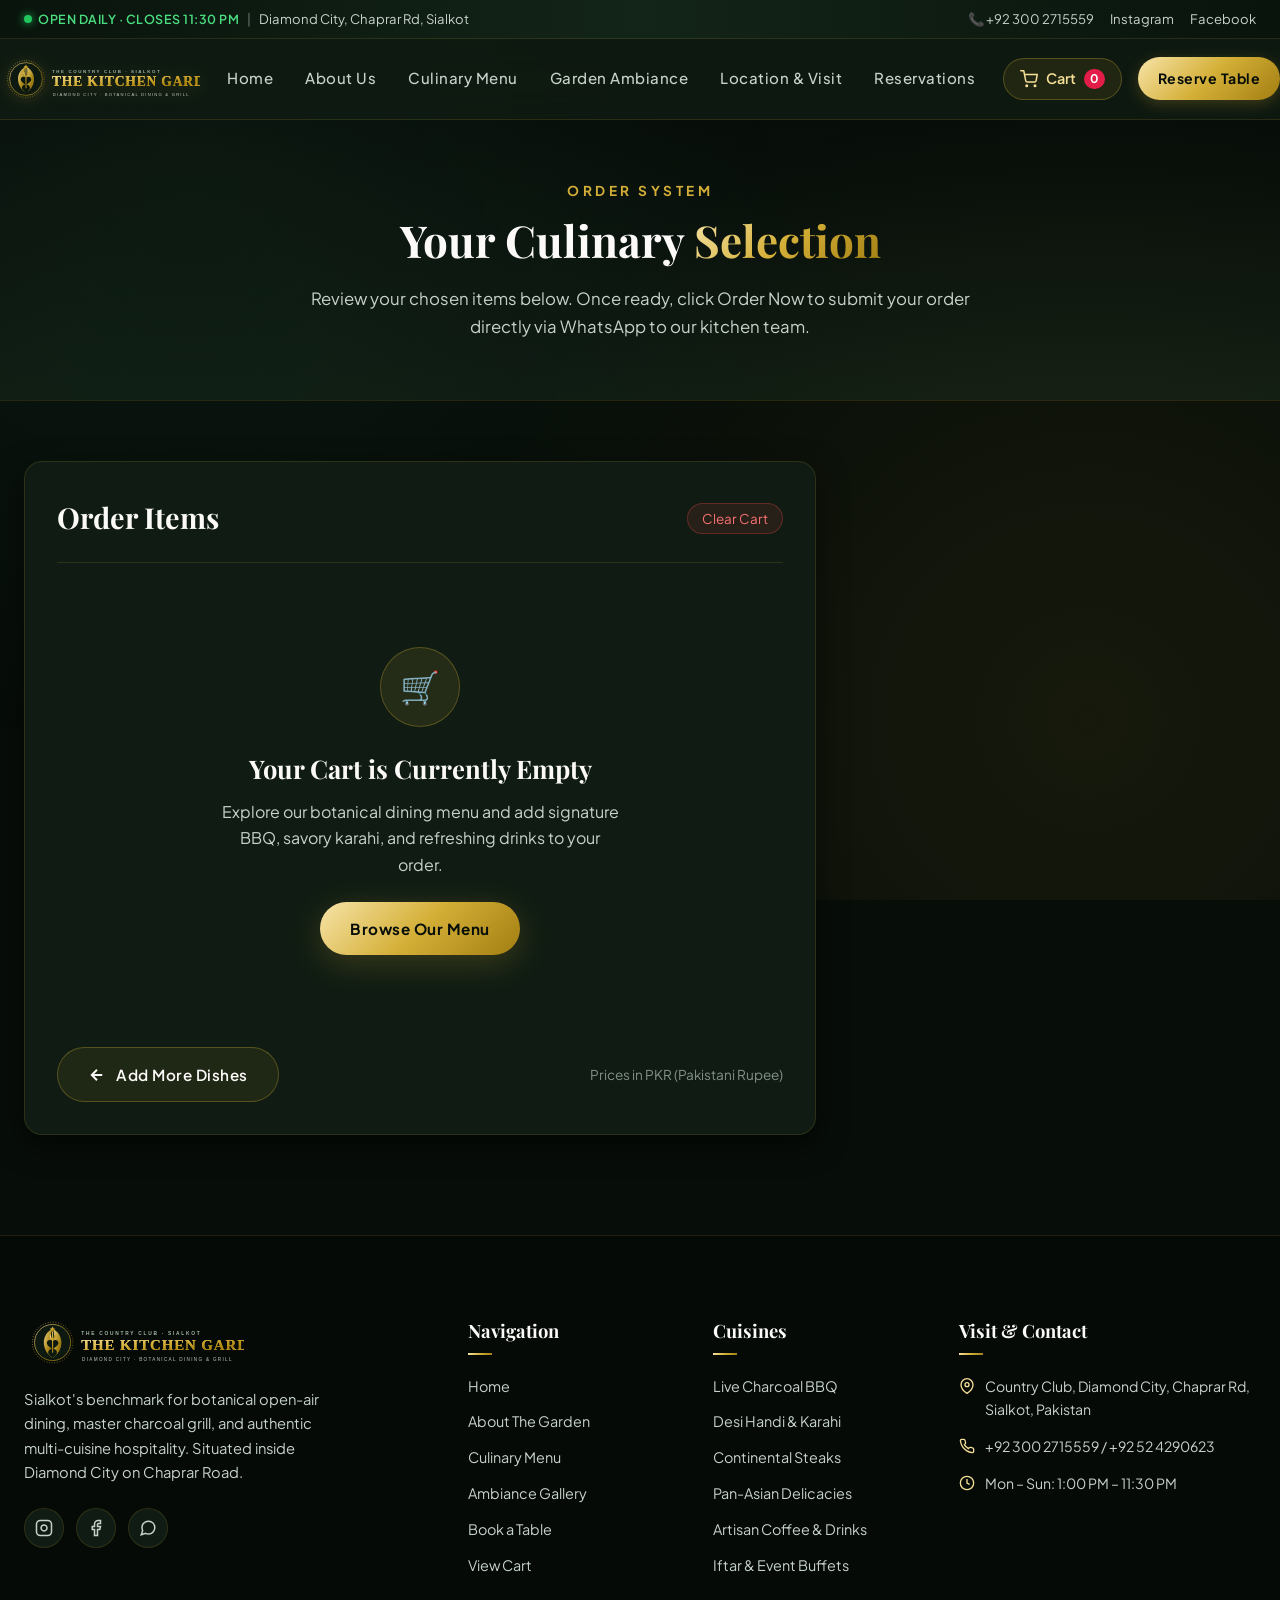
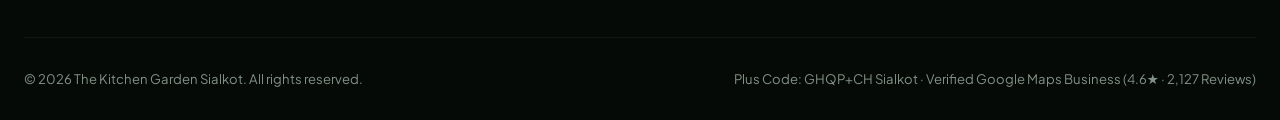
<file: add-to-cart.html>
<!DOCTYPE html>
<html lang="en">
<head>
  <meta charset="UTF-8">
  <meta name="viewport" content="width=device-width, initial-scale=1.0">
  <title>Your Cart &amp; WhatsApp Order — The Kitchen Garden Sialkot</title>
  <meta name="description" content="Review your order from The Kitchen Garden, Sialkot. Instant checkout via WhatsApp for dine-in garden seating or curbside pickup.">
  <link rel="stylesheet" href="css/style.css">
  <link rel="icon" type="image/svg+xml" href="assets/logo.svg">
</head>
<body>

  <!-- Top Announcement Bar -->
  <div class="top-bar">
    <div class="container top-bar-inner">
      <div class="top-bar-item">
        <span class="status-indicator">
          <span class="status-pulse"></span> Open Daily · Closes 11:30 PM
        </span>
        <span style="opacity: 0.5;">|</span>
        <span>Diamond City, Chaprar Rd, Sialkot</span>
      </div>
      <div class="top-bar-links">
        <a href="tel:+923002715559" class="top-bar-link">📞 +92 300 2715559</a>
        <a href="https://instagram.com/thekitchengardenpk" target="_blank" rel="noopener" class="top-bar-link">Instagram</a>
        <a href="https://facebook.com/thekitchengardenpk" target="_blank" rel="noopener" class="top-bar-link">Facebook</a>
      </div>
    </div>
  </div>

  <!-- Main Navigation Header -->
  <header class="site-header">
    <div class="container header-inner">
      <a href="index.html" class="brand-logo" aria-label="The Kitchen Garden Home">
        <img src="assets/logo.svg" alt="The Kitchen Garden Sialkot" width="220" height="50">
      </a>

      <nav class="nav-menu">
        <a href="index.html" class="nav-link">Home</a>
        <a href="about.html" class="nav-link">About Us</a>
        <a href="index.html#menu" class="nav-link">Culinary Menu</a>
        <a href="index.html#ambiance" class="nav-link">Garden Ambiance</a>
        <a href="contact.html" class="nav-link">Location &amp; Visit</a>
        <a href="contact.html#reserve" class="nav-link">Reservations</a>
      </nav>

      <div class="header-actions">
        <a href="add-to-cart.html" class="cart-nav-btn active" aria-label="View Shopping Cart">
          <svg width="18" height="18" viewBox="0 0 24 24" fill="none" stroke="currentColor" stroke-width="2" stroke-linecap="round" stroke-linejoin="round">
            <circle cx="9" cy="21" r="1"></circle>
            <circle cx="20" cy="21" r="1"></circle>
            <path d="M1 1h4l2.68 13.39a2 2 0 0 0 2 1.61h9.72a2 2 0 0 0 2-1.61L23 6H6"></path>
          </svg>
          <span>Cart</span>
          <span class="cart-badge">0</span>
        </a>
        <a href="contact.html#reserve" class="btn-header-cta">Reserve Table</a>
        <button class="mobile-menu-toggle" aria-label="Toggle Navigation Menu">
          <span></span>
          <span></span>
          <span></span>
        </button>
      </div>
    </div>
  </header>

  <!-- Page Header Banner -->
  <section class="section-tight" style="background: linear-gradient(180deg, #070d09 0%, #0e1a12 100%); border-bottom: 1px solid var(--border-subtle); text-align: center;">
    <div class="container">
      <span class="section-subtitle">ORDER SYSTEM</span>
      <h1 class="section-title">Your Culinary <span>Selection</span></h1>
      <p class="section-desc" style="max-width: 680px; margin: 0 auto;">
        Review your chosen items below. Once ready, click Order Now to submit your order directly via WhatsApp to our kitchen team.
      </p>
    </div>
  </section>

  <!-- Cart & Checkout Section -->
  <section class="cart-page-section">
    <div class="container">
      <div class="cart-layout">
        
        <!-- Cart Items Column -->
        <div class="cart-table-card">
          <div class="cart-table-header">
            <h2 class="cart-title">Order Items</h2>
            <button class="btn-clear-cart" onclick="clearCart()">Clear Cart</button>
          </div>

          <!-- Dynamic Container for Cart Items or Empty State -->
          <div id="cartItemsContainer">
            <!-- Populated via renderCartPage() in js/script.js -->
          </div>

          <div style="margin-top: 32px; display: flex; justify-content: space-between; align-items: center; flex-wrap: wrap; gap: 16px;">
            <a href="index.html#menu" class="btn btn-secondary">
              <svg width="18" height="18" viewBox="0 0 24 24" fill="none" stroke="currentColor" stroke-width="2.5"><line x1="19" y1="12" x2="5" y2="12"></line><polyline points="12 19 5 12 12 5"></polyline></svg>
              <span>Add More Dishes</span>
            </a>
            <span style="font-size: 0.85rem; color: var(--text-muted);">Prices in PKR (Pakistani Rupee)</span>
          </div>
        </div>

        <!-- Order Summary & WhatsApp Checkout Form Column -->
        <div class="order-summary-card" id="cartSummaryBox">
          <h3 class="order-summary-title">Order Summary</h3>

          <div class="summary-row">
            <span>Subtotal</span>
            <span id="cartSubtotal" style="font-weight: 600; color: var(--text-primary);">PKR 0</span>
          </div>

          <div class="summary-row">
            <span>Preparation</span>
            <span style="color: #4ade80; font-weight: 600;">Freshly Cooked to Order</span>
          </div>

          <div class="summary-row total-row">
            <span>Overall Total</span>
            <span id="cartOverallTotal">PKR 0</span>
          </div>

          <form id="whatsappCheckoutForm" class="checkout-form">
            <div class="form-group">
              <label class="form-label" for="customerName">Your Name *</label>
              <input type="text" id="customerName" class="form-input" placeholder="e.g. Asad Farooq" required>
            </div>

            <div class="form-group">
              <label class="form-label" for="customerPhone">Phone / WhatsApp *</label>
              <input type="tel" id="customerPhone" class="form-input" placeholder="e.g. 0300 1234567" required>
            </div>

            <div class="form-group">
              <label class="form-label" for="orderType">Dining Option *</label>
              <select id="orderType" class="form-select" required>
                <option value="Dine-in (Outdoor Garden Table)">Dine-in (Outdoor Garden Table)</option>
                <option value="Dine-in (Indoor AC Lounge)">Dine-in (Indoor AC Lounge)</option>
                <option value="Curbside Pickup (Takeaway)">Curbside Pickup (Takeaway)</option>
              </select>
            </div>

            <div class="form-group">
              <label class="form-label" for="specialNotes">Special Instructions</label>
              <textarea id="specialNotes" class="form-textarea" placeholder="Spice level (mild/medium/spicy), extra mint raita, arrival time..."></textarea>
            </div>

            <button type="submit" class="btn btn-whatsapp" style="width: 100%; margin-top: 12px; font-size: 1rem; padding: 16px;">
              <svg width="20" height="20" viewBox="0 0 24 24" fill="none" stroke="currentColor" stroke-width="2.5"><path d="M21 11.5a8.38 8.38 0 0 1-.9 3.8 8.5 8.5 0 0 1-7.6 4.7 8.38 8.38 0 0 1-3.8-.9L3 21l1.9-5.7a8.38 8.38 0 0 1-.9-3.8 8.5 8.5 0 0 1 4.7-7.6 8.38 8.38 0 0 1 3.8-.9h.5a8.48 8.48 0 0 1 8 8v.5z"></path></svg>
              <span>ORDER NOW VIA WHATSAPP</span>
            </button>

            <p style="font-size: 0.78rem; color: var(--text-muted); text-align: center; margin-top: 8px;">
              Your order is sent directly to <strong>+92 300 2715559</strong> for immediate confirmation.
            </p>
          </form>
        </div>

      </div>
    </div>
  </section>

  <!-- Luxury Footer -->
  <footer class="site-footer">
    <div class="container">
      <div class="footer-grid">
        <div class="footer-brand">
          <a href="index.html">
            <img src="assets/logo.svg" alt="The Kitchen Garden" width="220" height="50">
          </a>
          <p>
            Sialkot's benchmark for botanical open-air dining, master charcoal grill, and authentic multi-cuisine hospitality. Situated inside Diamond City on Chaprar Road.
          </p>
          <div class="footer-social-links">
            <a href="https://instagram.com/thekitchengardenpk" target="_blank" rel="noopener" class="social-icon-btn" aria-label="Instagram">
              <svg width="18" height="18" viewBox="0 0 24 24" fill="none" stroke="currentColor" stroke-width="2"><rect x="2" y="2" width="20" height="20" rx="5" ry="5"></rect><path d="M16 11.37A4 4 0 1 1 12.63 8 4 4 0 0 1 16 11.37z"></path><line x1="17.5" y1="6.5" x2="17.51" y2="6.5"></line></svg>
            </a>
            <a href="https://facebook.com/thekitchengardenpk" target="_blank" rel="noopener" class="social-icon-btn" aria-label="Facebook">
              <svg width="18" height="18" viewBox="0 0 24 24" fill="none" stroke="currentColor" stroke-width="2"><path d="M18 2h-3a5 5 0 0 0-5 5v3H7v4h3v8h4v-8h3l1-4h-4V7a1 1 0 0 1 1-1h3z"></path></svg>
            </a>
            <a href="https://wa.me/923002715559" target="_blank" rel="noopener" class="social-icon-btn" aria-label="WhatsApp">
              <svg width="18" height="18" viewBox="0 0 24 24" fill="none" stroke="currentColor" stroke-width="2"><path d="M21 11.5a8.38 8.38 0 0 1-.9 3.8 8.5 8.5 0 0 1-7.6 4.7 8.38 8.38 0 0 1-3.8-.9L3 21l1.9-5.7a8.38 8.38 0 0 1-.9-3.8 8.5 8.5 0 0 1 4.7-7.6 8.38 8.38 0 0 1 3.8-.9h.5a8.48 8.48 0 0 1 8 8v.5z"></path></svg>
            </a>
          </div>
        </div>

        <div class="footer-column">
          <h4>Navigation</h4>
          <div class="footer-links">
            <a href="index.html">Home</a>
            <a href="about.html">About The Garden</a>
            <a href="index.html#menu">Culinary Menu</a>
            <a href="index.html#ambiance">Ambiance Gallery</a>
            <a href="contact.html#reserve">Book a Table</a>
            <a href="add-to-cart.html">View Cart</a>
          </div>
        </div>

        <div class="footer-column">
          <h4>Cuisines</h4>
          <div class="footer-links">
            <a href="index.html#menu">Live Charcoal BBQ</a>
            <a href="index.html#menu">Desi Handi &amp; Karahi</a>
            <a href="index.html#menu">Continental Steaks</a>
            <a href="index.html#menu">Pan-Asian Delicacies</a>
            <a href="index.html#menu">Artisan Coffee &amp; Drinks</a>
            <a href="index.html#menu">Iftar &amp; Event Buffets</a>
          </div>
        </div>

        <div class="footer-column">
          <h4>Visit &amp; Contact</h4>
          <div class="footer-contact-info">
            <div class="footer-contact-item">
              <svg width="16" height="16" viewBox="0 0 24 24" fill="none" stroke="currentColor" stroke-width="2"><path d="M21 10c0 7-9 13-9 13s-9-6-9-13a9 9 0 0 1 18 0z"></path><circle cx="12" cy="10" r="3"></circle></svg>
              <span>Country Club, Diamond City, Chaprar Rd, Sialkot, Pakistan</span>
            </div>
            <div class="footer-contact-item">
              <svg width="16" height="16" viewBox="0 0 24 24" fill="none" stroke="currentColor" stroke-width="2"><path d="M22 16.92v3a2 2 0 0 1-2.18 2 19.79 19.79 0 0 1-8.63-3.07 19.5 19.5 0 0 1-6-6 19.79 19.79 0 0 1-3.07-8.67A2 2 0 0 1 4.11 2h3a2 2 0 0 1 2 1.72 12.84 12.84 0 0 0 .7 2.81 2 2 0 0 1-.45 2.11L8.09 9.91a16 16 0 0 0 6 6l1.27-1.27a2 2 0 0 1 2.11-.45 12.84 12.84 0 0 0 2.81.7A2 2 0 0 1 22 16.92z"></path></svg>
              <span>+92 300 2715559 / +92 52 4290623</span>
            </div>
            <div class="footer-contact-item">
              <svg width="16" height="16" viewBox="0 0 24 24" fill="none" stroke="currentColor" stroke-width="2"><circle cx="12" cy="12" r="10"></circle><polyline points="12 6 12 12 16 14"></polyline></svg>
              <span>Mon – Sun: 1:00 PM – 11:30 PM</span>
            </div>
          </div>
        </div>
      </div>

      <div class="footer-bottom">
        <p>&copy; 2026 The Kitchen Garden Sialkot. All rights reserved.</p>
        <p>Plus Code: GHQP+CH Sialkot · Verified Google Maps Business (4.6★ · 2,127 Reviews)</p>
      </div>
    </div>
  </footer>

  <!-- Toast Notification Container -->
  <div class="toast-container"></div>

  <!-- JavaScript -->
  <script src="js/script.js"></script>
</body>
</html>
</file>
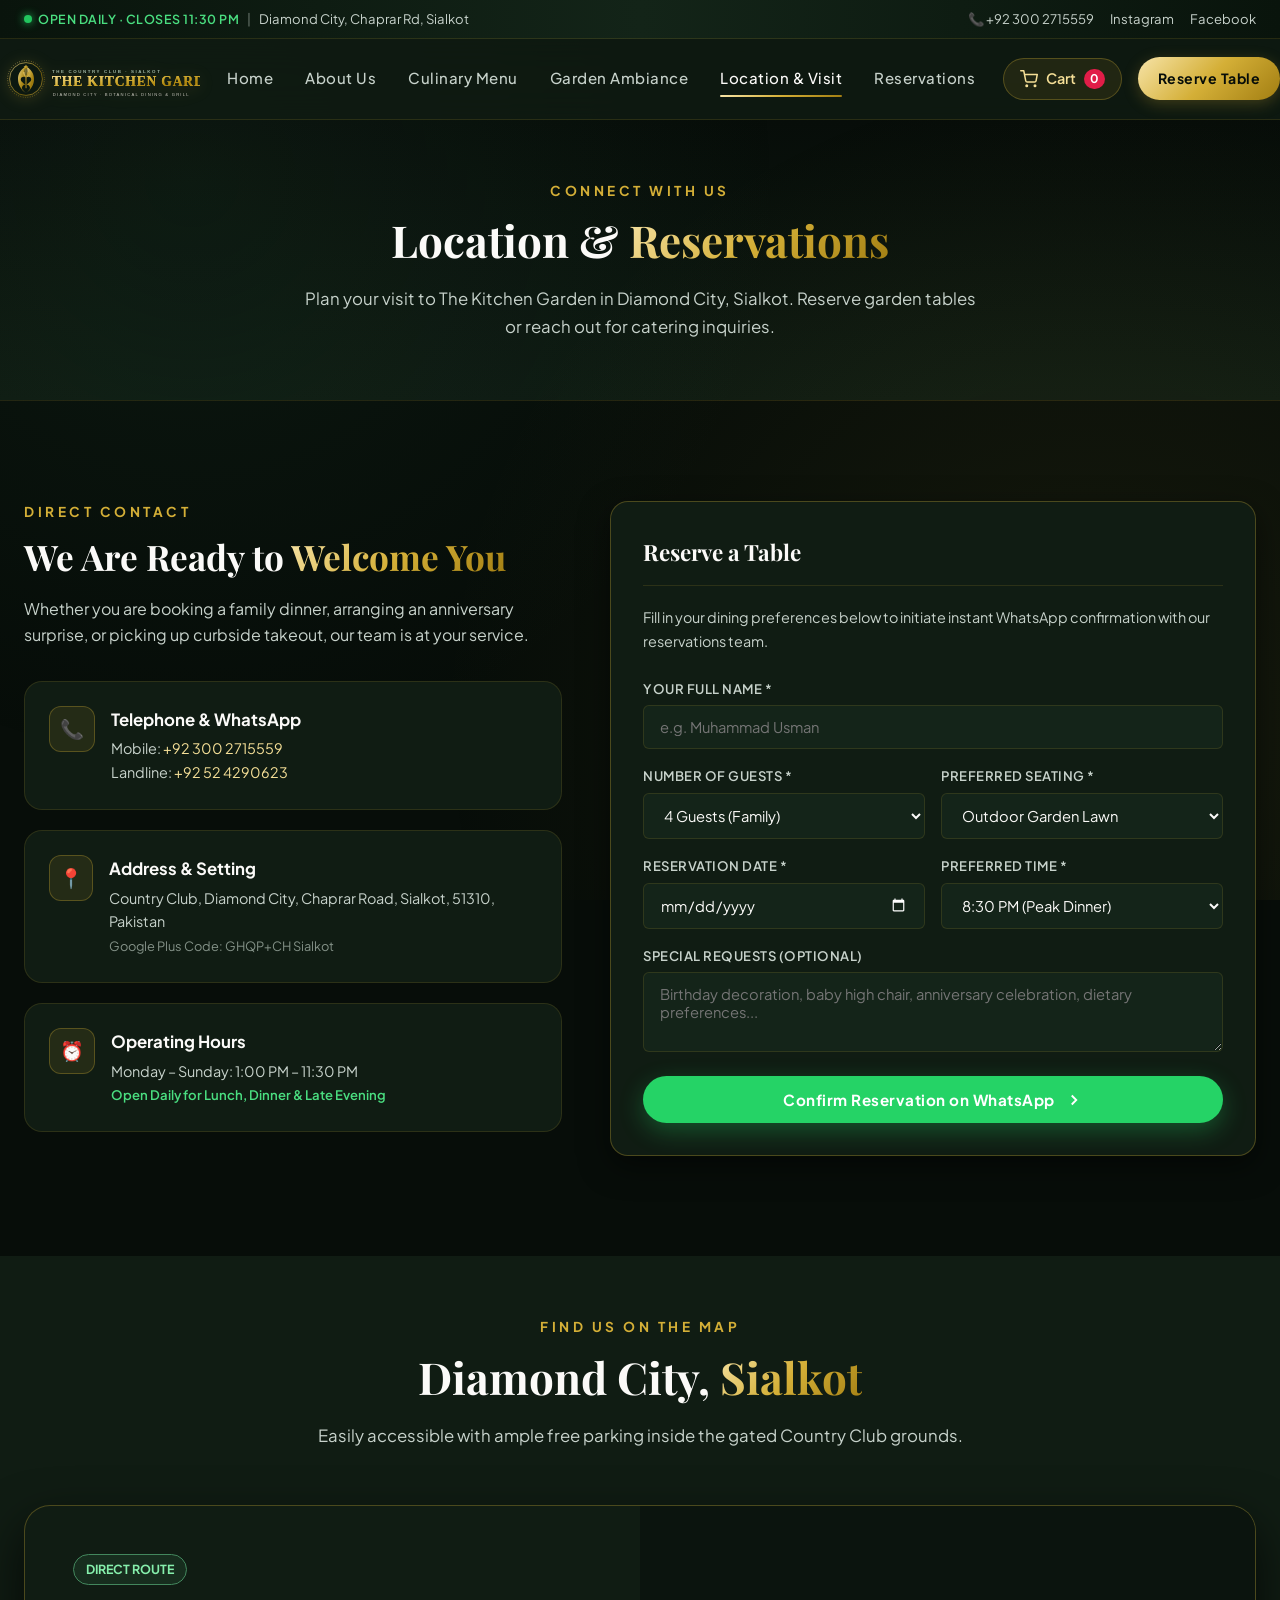
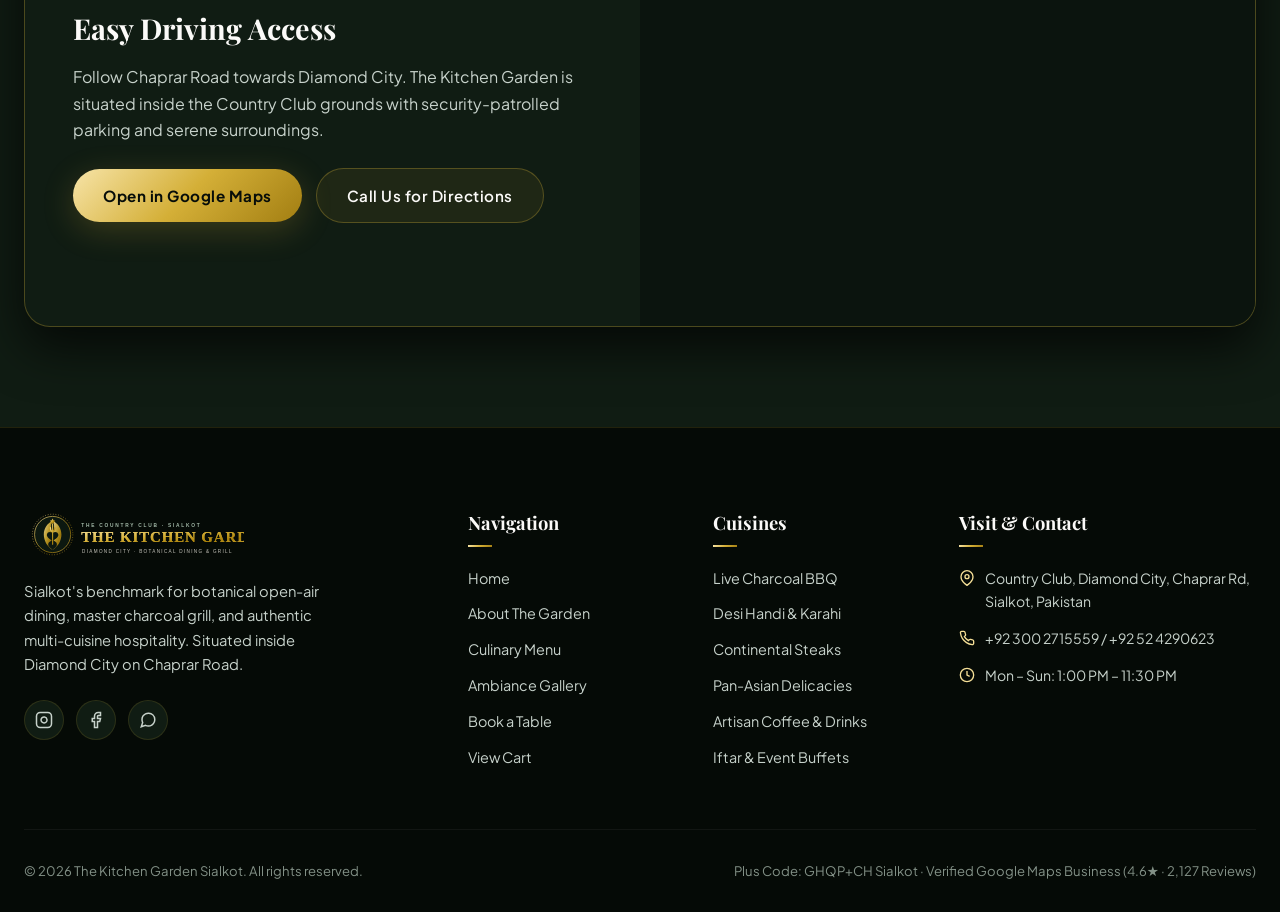
<file: contact.html>
<!DOCTYPE html>
<html lang="en">
<head>
  <meta charset="UTF-8">
  <meta name="viewport" content="width=device-width, initial-scale=1.0">
  <title>Contact &amp; Reservations — The Kitchen Garden | Sialkot</title>
  <meta name="description" content="Contact The Kitchen Garden at Diamond City, Chaprar Road, Sialkot. Reserve outdoor garden tables, order curbside pickup, or inquire about family banquets and events.">
  <link rel="stylesheet" href="css/style.css">
  <link rel="icon" type="image/svg+xml" href="assets/logo.svg">
</head>
<body>

  <!-- Top Announcement Bar -->
  <div class="top-bar">
    <div class="container top-bar-inner">
      <div class="top-bar-item">
        <span class="status-indicator">
          <span class="status-pulse"></span> Open Daily · Closes 11:30 PM
        </span>
        <span style="opacity: 0.5;">|</span>
        <span>Diamond City, Chaprar Rd, Sialkot</span>
      </div>
      <div class="top-bar-links">
        <a href="tel:+923002715559" class="top-bar-link">📞 +92 300 2715559</a>
        <a href="https://instagram.com/thekitchengardenpk" target="_blank" rel="noopener" class="top-bar-link">Instagram</a>
        <a href="https://facebook.com/thekitchengardenpk" target="_blank" rel="noopener" class="top-bar-link">Facebook</a>
      </div>
    </div>
  </div>

  <!-- Main Navigation Header -->
  <header class="site-header">
    <div class="container header-inner">
      <a href="index.html" class="brand-logo" aria-label="The Kitchen Garden Home">
        <img src="assets/logo.svg" alt="The Kitchen Garden Sialkot" width="220" height="50">
      </a>

      <nav class="nav-menu">
        <a href="index.html" class="nav-link">Home</a>
        <a href="about.html" class="nav-link">About Us</a>
        <a href="index.html#menu" class="nav-link">Culinary Menu</a>
        <a href="index.html#ambiance" class="nav-link">Garden Ambiance</a>
        <a href="contact.html" class="nav-link active">Location &amp; Visit</a>
        <a href="contact.html#reserve" class="nav-link">Reservations</a>
      </nav>

      <div class="header-actions">
        <a href="add-to-cart.html" class="cart-nav-btn" aria-label="View Shopping Cart">
          <svg width="18" height="18" viewBox="0 0 24 24" fill="none" stroke="currentColor" stroke-width="2" stroke-linecap="round" stroke-linejoin="round">
            <circle cx="9" cy="21" r="1"></circle>
            <circle cx="20" cy="21" r="1"></circle>
            <path d="M1 1h4l2.68 13.39a2 2 0 0 0 2 1.61h9.72a2 2 0 0 0 2-1.61L23 6H6"></path>
          </svg>
          <span>Cart</span>
          <span class="cart-badge">0</span>
        </a>
        <a href="#reserve" class="btn-header-cta">Reserve Table</a>
        <button class="mobile-menu-toggle" aria-label="Toggle Navigation Menu">
          <span></span>
          <span></span>
          <span></span>
        </button>
      </div>
    </div>
  </header>

  <!-- Page Header Banner -->
  <section class="section-tight" style="background: linear-gradient(180deg, #070d09 0%, #0e1a12 100%); border-bottom: 1px solid var(--border-subtle); text-align: center;">
    <div class="container">
      <span class="section-subtitle">CONNECT WITH US</span>
      <h1 class="section-title">Location &amp; <span>Reservations</span></h1>
      <p class="section-desc" style="max-width: 680px; margin: 0 auto;">
        Plan your visit to The Kitchen Garden in Diamond City, Sialkot. Reserve garden tables or reach out for catering inquiries.
      </p>
    </div>
  </section>

  <!-- Contact & Reservation Grid -->
  <section class="section" id="reserve">
    <div class="container">
      <div style="display: grid; grid-template-columns: 1fr 1.2fr; gap: 48px; align-items: flex-start;">
        
        <!-- Contact Information Cards -->
        <div>
          <span class="section-subtitle">DIRECT CONTACT</span>
          <h2 class="section-title" style="font-size: 2.2rem;">We Are Ready to <span>Welcome You</span></h2>
          <p style="color: var(--text-secondary); margin-bottom: 32px;">
            Whether you are booking a family dinner, arranging an anniversary surprise, or picking up curbside takeout, our team is at your service.
          </p>

          <div style="display: flex; flex-direction: column; gap: 20px;">
            <div class="pillar-card" style="padding: 24px;">
              <div style="display: flex; gap: 16px; align-items: flex-start;">
                <div class="pillar-icon-box" style="margin-bottom: 0; width: 46px; height: 46px; font-size: 1.2rem;">📞</div>
                <div>
                  <strong style="display: block; font-size: 1.05rem; color: var(--text-primary);">Telephone &amp; WhatsApp</strong>
                  <p style="color: var(--text-secondary); font-size: 0.9rem; margin-top: 4px;">
                    Mobile: <a href="tel:+923002715559" style="color: var(--gold-light);">+92 300 2715559</a><br>
                    Landline: <a href="tel:+92524290623" style="color: var(--gold-light);">+92 52 4290623</a>
                  </p>
                </div>
              </div>
            </div>

            <div class="pillar-card" style="padding: 24px;">
              <div style="display: flex; gap: 16px; align-items: flex-start;">
                <div class="pillar-icon-box" style="margin-bottom: 0; width: 46px; height: 46px; font-size: 1.2rem;">📍</div>
                <div>
                  <strong style="display: block; font-size: 1.05rem; color: var(--text-primary);">Address &amp; Setting</strong>
                  <p style="color: var(--text-secondary); font-size: 0.9rem; margin-top: 4px;">
                    Country Club, Diamond City, Chaprar Road, Sialkot, 51310, Pakistan<br>
                    <span style="color: var(--text-muted); font-size: 0.8rem;">Google Plus Code: GHQP+CH Sialkot</span>
                  </p>
                </div>
              </div>
            </div>

            <div class="pillar-card" style="padding: 24px;">
              <div style="display: flex; gap: 16px; align-items: flex-start;">
                <div class="pillar-icon-box" style="margin-bottom: 0; width: 46px; height: 46px; font-size: 1.2rem;">⏰</div>
                <div>
                  <strong style="display: block; font-size: 1.05rem; color: var(--text-primary);">Operating Hours</strong>
                  <p style="color: var(--text-secondary); font-size: 0.9rem; margin-top: 4px;">
                    Monday – Sunday: 1:00 PM – 11:30 PM<br>
                    <span style="color: #4ade80; font-size: 0.82rem; font-weight: 600;">Open Daily for Lunch, Dinner &amp; Late Evening</span>
                  </p>
                </div>
              </div>
            </div>
          </div>
        </div>

        <!-- Reservation Form Card -->
        <div class="order-summary-card" style="position: static;">
          <h3 class="order-summary-title">Reserve a Table</h3>
          <p style="color: var(--text-secondary); font-size: 0.9rem; margin-bottom: 24px;">
            Fill in your dining preferences below to initiate instant WhatsApp confirmation with our reservations team.
          </p>

          <form id="reservationForm" class="checkout-form">
            <div class="form-group">
              <label class="form-label" for="resName">Your Full Name *</label>
              <input type="text" id="resName" name="resName" class="form-input" placeholder="e.g. Muhammad Usman" required>
            </div>

            <div style="display: grid; grid-template-columns: 1fr 1fr; gap: 16px;">
              <div class="form-group">
                <label class="form-label" for="resGuests">Number of Guests *</label>
                <select id="resGuests" name="resGuests" class="form-select" required>
                  <option value="2">2 Guests (Couple)</option>
                  <option value="4" selected>4 Guests (Family)</option>
                  <option value="6">6 Guests</option>
                  <option value="8">8 Guests</option>
                  <option value="12+">12+ Guests (Large Gathering)</option>
                </select>
              </div>

              <div class="form-group">
                <label class="form-label" for="resSeating">Preferred Seating *</label>
                <select id="resSeating" name="resSeating" class="form-select" required>
                  <option value="Outdoor Garden Lawn" selected>Outdoor Garden Lawn</option>
                  <option value="Covered Pergola / Gazebo">Covered Pergola / Gazebo</option>
                  <option value="Indoor AC Lounge">Indoor AC Lounge</option>
                  <option value="Private VIP Cabana">Private VIP Cabana</option>
                </select>
              </div>
            </div>

            <div style="display: grid; grid-template-columns: 1fr 1fr; gap: 16px;">
              <div class="form-group">
                <label class="form-label" for="resDate">Reservation Date *</label>
                <input type="date" id="resDate" name="resDate" class="form-input" required>
              </div>

              <div class="form-group">
                <label class="form-label" for="resTime">Preferred Time *</label>
                <select id="resTime" name="resTime" class="form-select" required>
                  <option value="1:30 PM">1:30 PM (Lunch)</option>
                  <option value="3:00 PM">3:00 PM</option>
                  <option value="7:00 PM">7:00 PM (Early Dinner)</option>
                  <option value="8:30 PM" selected>8:30 PM (Peak Dinner)</option>
                  <option value="10:00 PM">10:00 PM (Late Night)</option>
                </select>
              </div>
            </div>

            <div class="form-group">
              <label class="form-label" for="resNotes">Special Requests (Optional)</label>
              <textarea id="resNotes" name="resNotes" class="form-textarea" placeholder="Birthday decoration, baby high chair, anniversary celebration, dietary preferences..."></textarea>
            </div>

            <button type="submit" class="btn btn-whatsapp" style="width: 100%; margin-top: 8px;">
              <span>Confirm Reservation on WhatsApp</span>
              <svg width="18" height="18" viewBox="0 0 24 24" fill="none" stroke="currentColor" stroke-width="2.5"><polyline points="9 18 15 12 9 6"></polyline></svg>
            </button>
          </form>
        </div>

      </div>
    </div>
  </section>

  <!-- Google Map & Directions Section -->
  <section class="section" style="background-color: var(--bg-surface); padding-top: 60px;">
    <div class="container">
      <div class="section-header">
        <span class="section-subtitle">FIND US ON THE MAP</span>
        <h2 class="section-title">Diamond City, <span>Sialkot</span></h2>
        <p class="section-desc">Easily accessible with ample free parking inside the gated Country Club grounds.</p>
      </div>

      <div class="location-card">
        <div class="location-details">
          <div>
            <span class="location-badge">Direct Route</span>
            <h3 style="font-family: var(--font-display); font-size: 1.8rem; margin-bottom: 12px;">Easy Driving Access</h3>
            <p style="color: var(--text-secondary); margin-bottom: 20px;">
              Follow Chaprar Road towards Diamond City. The Kitchen Garden is situated inside the Country Club grounds with security-patrolled parking and serene surroundings.
            </p>
            <div class="location-actions">
              <a href="https://maps.google.com/?q=The+Kitchen+Garden+Sialkot+Diamond+City" target="_blank" rel="noopener" class="btn btn-primary">
                <span>Open in Google Maps</span>
              </a>
              <a href="tel:+923002715559" class="btn btn-secondary">
                <span>Call Us for Directions</span>
              </a>
            </div>
          </div>
        </div>

        <div class="location-map-wrap">
          <iframe 
            title="The Kitchen Garden Sialkot Location Map"
            src="https://www.google.com/maps/embed?pb=!1m18!1m12!1m3!1d108252.33857500355!2d74.475458!3d32.531238!2m3!1f0!2f0!3f0!3m2!1i1024!2i768!4f13.1!3m3!1m2!1s0x391eeb00062b08eb%3A0xb35a092ffc926df4!2sThe%20Kitchen%20Garden!5e0!3m2!1sen!2s!4v1700000000000!5m2!1sen!2s" 
            allowfullscreen="" 
            loading="lazy" 
            referrerpolicy="no-referrer-when-downgrade">
          </iframe>
        </div>
      </div>
    </div>
  </section>

  <!-- Luxury Footer -->
  <footer class="site-footer">
    <div class="container">
      <div class="footer-grid">
        <div class="footer-brand">
          <a href="index.html">
            <img src="assets/logo.svg" alt="The Kitchen Garden" width="220" height="50">
          </a>
          <p>
            Sialkot's benchmark for botanical open-air dining, master charcoal grill, and authentic multi-cuisine hospitality. Situated inside Diamond City on Chaprar Road.
          </p>
          <div class="footer-social-links">
            <a href="https://instagram.com/thekitchengardenpk" target="_blank" rel="noopener" class="social-icon-btn" aria-label="Instagram">
              <svg width="18" height="18" viewBox="0 0 24 24" fill="none" stroke="currentColor" stroke-width="2"><rect x="2" y="2" width="20" height="20" rx="5" ry="5"></rect><path d="M16 11.37A4 4 0 1 1 12.63 8 4 4 0 0 1 16 11.37z"></path><line x1="17.5" y1="6.5" x2="17.51" y2="6.5"></line></svg>
            </a>
            <a href="https://facebook.com/thekitchengardenpk" target="_blank" rel="noopener" class="social-icon-btn" aria-label="Facebook">
              <svg width="18" height="18" viewBox="0 0 24 24" fill="none" stroke="currentColor" stroke-width="2"><path d="M18 2h-3a5 5 0 0 0-5 5v3H7v4h3v8h4v-8h3l1-4h-4V7a1 1 0 0 1 1-1h3z"></path></svg>
            </a>
            <a href="https://wa.me/923002715559" target="_blank" rel="noopener" class="social-icon-btn" aria-label="WhatsApp">
              <svg width="18" height="18" viewBox="0 0 24 24" fill="none" stroke="currentColor" stroke-width="2"><path d="M21 11.5a8.38 8.38 0 0 1-.9 3.8 8.5 8.5 0 0 1-7.6 4.7 8.38 8.38 0 0 1-3.8-.9L3 21l1.9-5.7a8.38 8.38 0 0 1-.9-3.8 8.5 8.5 0 0 1 4.7-7.6 8.38 8.38 0 0 1 3.8-.9h.5a8.48 8.48 0 0 1 8 8v.5z"></path></svg>
            </a>
          </div>
        </div>

        <div class="footer-column">
          <h4>Navigation</h4>
          <div class="footer-links">
            <a href="index.html">Home</a>
            <a href="about.html">About The Garden</a>
            <a href="index.html#menu">Culinary Menu</a>
            <a href="index.html#ambiance">Ambiance Gallery</a>
            <a href="contact.html#reserve">Book a Table</a>
            <a href="add-to-cart.html">View Cart</a>
          </div>
        </div>

        <div class="footer-column">
          <h4>Cuisines</h4>
          <div class="footer-links">
            <a href="index.html#menu">Live Charcoal BBQ</a>
            <a href="index.html#menu">Desi Handi &amp; Karahi</a>
            <a href="index.html#menu">Continental Steaks</a>
            <a href="index.html#menu">Pan-Asian Delicacies</a>
            <a href="index.html#menu">Artisan Coffee &amp; Drinks</a>
            <a href="index.html#menu">Iftar &amp; Event Buffets</a>
          </div>
        </div>

        <div class="footer-column">
          <h4>Visit &amp; Contact</h4>
          <div class="footer-contact-info">
            <div class="footer-contact-item">
              <svg width="16" height="16" viewBox="0 0 24 24" fill="none" stroke="currentColor" stroke-width="2"><path d="M21 10c0 7-9 13-9 13s-9-6-9-13a9 9 0 0 1 18 0z"></path><circle cx="12" cy="10" r="3"></circle></svg>
              <span>Country Club, Diamond City, Chaprar Rd, Sialkot, Pakistan</span>
            </div>
            <div class="footer-contact-item">
              <svg width="16" height="16" viewBox="0 0 24 24" fill="none" stroke="currentColor" stroke-width="2"><path d="M22 16.92v3a2 2 0 0 1-2.18 2 19.79 19.79 0 0 1-8.63-3.07 19.5 19.5 0 0 1-6-6 19.79 19.79 0 0 1-3.07-8.67A2 2 0 0 1 4.11 2h3a2 2 0 0 1 2 1.72 12.84 12.84 0 0 0 .7 2.81 2 2 0 0 1-.45 2.11L8.09 9.91a16 16 0 0 0 6 6l1.27-1.27a2 2 0 0 1 2.11-.45 12.84 12.84 0 0 0 2.81.7A2 2 0 0 1 22 16.92z"></path></svg>
              <span>+92 300 2715559 / +92 52 4290623</span>
            </div>
            <div class="footer-contact-item">
              <svg width="16" height="16" viewBox="0 0 24 24" fill="none" stroke="currentColor" stroke-width="2"><circle cx="12" cy="12" r="10"></circle><polyline points="12 6 12 12 16 14"></polyline></svg>
              <span>Mon – Sun: 1:00 PM – 11:30 PM</span>
            </div>
          </div>
        </div>
      </div>

      <div class="footer-bottom">
        <p>&copy; 2026 The Kitchen Garden Sialkot. All rights reserved.</p>
        <p>Plus Code: GHQP+CH Sialkot · Verified Google Maps Business (4.6★ · 2,127 Reviews)</p>
      </div>
    </div>
  </footer>

  <!-- Floating Cart Action Pill -->
  <a href="add-to-cart.html" class="floating-cart-pill" style="display: none;" aria-label="Review Cart and Order">
    <svg width="20" height="20" viewBox="0 0 24 24" fill="none" stroke="currentColor" stroke-width="2.5"><circle cx="9" cy="21" r="1"></circle><circle cx="20" cy="21" r="1"></circle><path d="M1 1h4l2.68 13.39a2 2 0 0 0 2 1.61h9.72a2 2 0 0 0 2-1.61L23 6H6"></path></svg>
    <span>Cart</span>
    <span class="floating-cart-count">0</span>
    <span class="floating-cart-total">PKR 0</span>
  </a>

  <!-- Toast Notification Container -->
  <div class="toast-container"></div>

  <!-- JavaScript -->
  <script src="js/script.js"></script>
</body>
</html>
</file>
<file: css/style.css>
/* ==========================================================================
   THE KITCHEN GARDEN — SIALKOT, PAKISTAN
   PREMIUM CINEMATIC DESIGN SYSTEM & STYLESHEET
   ========================================================================== */

@import url('https://fonts.googleapis.com/css2?family=Cormorant+Garamond:ital,wght@0,500;0,600;0,700;1,400;1,600&family=Playfair+Display:ital,wght@0,400;0,600;0,700;0,800;1,400;1,600&family=Plus+Jakarta+Sans:wght@300;400;500;600;700&display=swap');

/* --- CSS Variables & Design Tokens --- */
:root {
  --bg-deep: #070d09;
  --bg-primary: #0a130d;
  --bg-surface: #101c13;
  --bg-card: #142419;
  --bg-card-hover: #1a2f21;
  --bg-overlay: rgba(7, 13, 9, 0.88);
  --bg-glass: rgba(16, 28, 19, 0.75);
  
  --gold-primary: #d4af37;
  --gold-light: #f5df97;
  --gold-dark: #a27e12;
  --gold-glow: rgba(212, 175, 55, 0.28);
  --gold-gradient: linear-gradient(135deg, #f7e4a8 0%, #d4af37 50%, #a27e12 100%);
  --gold-gradient-hover: linear-gradient(135deg, #fff0c2 0%, #e6c14c 50%, #b8911d 100%);
  
  --emerald-accent: #2e6042;
  --emerald-light: #43875d;
  --emerald-glow: rgba(46, 96, 66, 0.35);
  
  --text-primary: #fbfaf8;
  --text-secondary: #c7d2cb;
  --text-muted: #839187;
  --text-gold: #edd182;
  
  --border-subtle: rgba(212, 175, 55, 0.14);
  --border-gold: rgba(212, 175, 55, 0.3);
  --border-gold-hover: rgba(212, 175, 55, 0.6);
  --border-glass: rgba(255, 255, 255, 0.08);

  --font-display: 'Playfair Display', Georgia, serif;
  --font-serif: 'Cormorant Garamond', Georgia, serif;
  --font-sans: 'Plus Jakarta Sans', system-ui, -apple-system, sans-serif;

  --shadow-sm: 0 4px 12px rgba(0, 0, 0, 0.35);
  --shadow-md: 0 10px 30px rgba(0, 0, 0, 0.5);
  --shadow-lg: 0 20px 50px rgba(0, 0, 0, 0.7);
  --shadow-gold: 0 8px 32px rgba(212, 175, 55, 0.22);

  --radius-sm: 6px;
  --radius-md: 12px;
  --radius-lg: 18px;
  --radius-xl: 26px;
  --radius-full: 9999px;

  --transition-fast: 0.2s cubic-bezier(0.16, 1, 0.3, 1);
  --transition-normal: 0.35s cubic-bezier(0.16, 1, 0.3, 1);
  --transition-slow: 0.6s cubic-bezier(0.16, 1, 0.3, 1);
}

/* --- Base & Reset --- */
*, *::before, *::after {
  margin: 0;
  padding: 0;
  box-sizing: border-box;
}

html {
  font-size: 16px;
  scroll-behavior: smooth;
  color-scheme: dark;
}

body {
  font-family: var(--font-sans);
  background-color: var(--bg-deep);
  color: var(--text-primary);
  line-height: 1.65;
  overflow-x: hidden;
  position: relative;
  -webkit-font-smoothing: antialiased;
  -moz-osx-font-smoothing: grayscale;
}

/* Subtle Ambient Lighting Overlay */
body::before {
  content: '';
  position: fixed;
  top: 0;
  left: 0;
  width: 100vw;
  height: 100vh;
  background: 
    radial-gradient(circle at 15% 20%, rgba(46, 96, 66, 0.12) 0%, transparent 45%),
    radial-gradient(circle at 85% 80%, rgba(212, 175, 55, 0.08) 0%, transparent 50%);
  pointer-events: none;
  z-index: 0;
}

img {
  max-width: 100%;
  height: auto;
  display: block;
}

a {
  color: inherit;
  text-decoration: none;
  transition: color var(--transition-fast);
}

button {
  cursor: pointer;
  border: none;
  font-family: inherit;
  background: none;
  outline: none;
}

ul, ol {
  list-style: none;
}

.container {
  width: 100%;
  max-width: 1280px;
  margin: 0 auto;
  padding: 0 24px;
  position: relative;
  z-index: 1;
}

.container-narrow {
  max-width: 960px;
}

/* --- Top Announcement Bar --- */
.top-bar {
  background: linear-gradient(90deg, #09140c, #132418, #09140c);
  border-bottom: 1px solid var(--border-subtle);
  font-size: 0.82rem;
  padding: 8px 0;
  position: relative;
  z-index: 100;
}

.top-bar-inner {
  display: flex;
  justify-content: space-between;
  align-items: center;
  flex-wrap: wrap;
  gap: 12px;
}

.top-bar-item {
  display: flex;
  align-items: center;
  gap: 8px;
  color: var(--text-secondary);
}

.status-indicator {
  display: inline-flex;
  align-items: center;
  gap: 6px;
  color: #4ade80;
  font-weight: 600;
  font-size: 0.78rem;
  text-transform: uppercase;
  letter-spacing: 0.5px;
}

.status-pulse {
  width: 8px;
  height: 8px;
  background-color: #22c55e;
  border-radius: 50%;
  box-shadow: 0 0 8px #22c55e;
  animation: pulse 2s infinite;
}

@keyframes pulse {
  0% { transform: scale(0.95); opacity: 0.8; box-shadow: 0 0 0 0 rgba(34, 197, 94, 0.7); }
  70% { transform: scale(1.2); opacity: 1; box-shadow: 0 0 0 6px rgba(34, 197, 94, 0); }
  100% { transform: scale(0.95); opacity: 0.8; box-shadow: 0 0 0 0 rgba(34, 197, 94, 0); }
}

.top-bar-links {
  display: flex;
  align-items: center;
  gap: 16px;
}

.top-bar-link {
  color: var(--text-secondary);
  transition: color var(--transition-fast);
}

.top-bar-link:hover {
  color: var(--gold-light);
}

/* --- Main Navigation Header --- */
.site-header {
  position: sticky;
  top: 0;
  width: 100%;
  background: var(--bg-glass);
  backdrop-filter: blur(18px);
  -webkit-backdrop-filter: blur(18px);
  border-bottom: 1px solid var(--border-subtle);
  z-index: 99;
  transition: all var(--transition-normal);
}

.site-header.scrolled {
  background: rgba(7, 13, 9, 0.94);
  box-shadow: var(--shadow-md);
  border-bottom: 1px solid var(--border-gold);
}

.header-inner {
  display: flex;
  align-items: center;
  justify-content: space-between;
  padding: 16px 0;
  gap: 20px;
}

.brand-logo {
  display: flex;
  align-items: center;
  gap: 12px;
  text-decoration: none;
}

.brand-logo img {
  height: 48px;
  width: auto;
  filter: drop-shadow(0 2px 8px rgba(212, 175, 55, 0.2));
}

.nav-menu {
  display: flex;
  align-items: center;
  gap: 32px;
}

.nav-link {
  font-size: 0.94rem;
  font-weight: 500;
  color: var(--text-secondary);
  letter-spacing: 0.5px;
  position: relative;
  padding: 6px 0;
  transition: color var(--transition-fast);
}

.nav-link::after {
  content: '';
  position: absolute;
  bottom: 0;
  left: 0;
  width: 0%;
  height: 2px;
  background: var(--gold-gradient);
  transition: width var(--transition-fast);
  border-radius: 2px;
}

.nav-link:hover,
.nav-link.active {
  color: var(--text-primary);
}

.nav-link:hover::after,
.nav-link.active::after {
  width: 100%;
}

.header-actions {
  display: flex;
  align-items: center;
  gap: 16px;
}

.cart-nav-btn {
  display: inline-flex;
  align-items: center;
  gap: 8px;
  background: rgba(212, 175, 55, 0.1);
  border: 1px solid var(--border-gold);
  color: var(--gold-light);
  padding: 8px 16px;
  border-radius: var(--radius-full);
  font-size: 0.9rem;
  font-weight: 600;
  transition: all var(--transition-fast);
  position: relative;
}

.cart-nav-btn:hover {
  background: var(--gold-gradient);
  color: #070d09;
  border-color: transparent;
  box-shadow: var(--shadow-gold);
  transform: translateY(-1px);
}

.cart-badge {
  background: #e11d48;
  color: #ffffff;
  font-size: 0.75rem;
  font-weight: 700;
  min-width: 20px;
  height: 20px;
  border-radius: 10px;
  display: inline-flex;
  align-items: center;
  justify-content: center;
  padding: 0 6px;
  transition: transform var(--transition-fast);
}

.btn-header-cta {
  display: inline-flex;
  align-items: center;
  gap: 8px;
  background: var(--gold-gradient);
  color: #070d09;
  font-weight: 700;
  font-size: 0.88rem;
  letter-spacing: 0.5px;
  padding: 10px 20px;
  border-radius: var(--radius-full);
  transition: all var(--transition-fast);
  box-shadow: 0 4px 15px rgba(212, 175, 55, 0.25);
}

.btn-header-cta:hover {
  background: var(--gold-gradient-hover);
  transform: translateY(-2px);
  box-shadow: var(--shadow-gold);
}

.mobile-menu-toggle {
  display: none;
  flex-direction: column;
  justify-content: space-around;
  width: 32px;
  height: 26px;
  background: transparent;
  border: none;
  cursor: pointer;
  padding: 0;
  z-index: 110;
}

.mobile-menu-toggle span {
  width: 100%;
  height: 2.5px;
  background-color: var(--gold-light);
  border-radius: 2px;
  transition: all 0.3s ease;
}

.mobile-menu-toggle.active span:nth-child(1) {
  transform: rotate(45deg) translate(6px, 6px);
}
.mobile-menu-toggle.active span:nth-child(2) {
  opacity: 0;
}
.mobile-menu-toggle.active span:nth-child(3) {
  transform: rotate(-45deg) translate(7px, -7px);
}

/* --- Buttons & UI Elements --- */
.btn {
  display: inline-flex;
  align-items: center;
  justify-content: center;
  gap: 10px;
  padding: 14px 30px;
  font-weight: 600;
  font-size: 0.95rem;
  letter-spacing: 0.5px;
  border-radius: var(--radius-full);
  transition: all var(--transition-fast);
  cursor: pointer;
  position: relative;
  overflow: hidden;
  text-align: center;
}

.btn-primary {
  background: var(--gold-gradient);
  color: #070d09;
  font-weight: 700;
  box-shadow: var(--shadow-gold);
}

.btn-primary:hover {
  background: var(--gold-gradient-hover);
  transform: translateY(-2px);
  box-shadow: 0 12px 30px rgba(212, 175, 55, 0.4);
}

.btn-secondary {
  background: rgba(212, 175, 55, 0.08);
  color: var(--text-primary);
  border: 1px solid var(--border-gold);
}

.btn-secondary:hover {
  background: rgba(212, 175, 55, 0.18);
  border-color: var(--gold-primary);
  color: var(--gold-light);
  transform: translateY(-2px);
}

.btn-whatsapp {
  background: #25d366;
  color: #ffffff;
  font-weight: 700;
  box-shadow: 0 8px 24px rgba(37, 211, 102, 0.3);
}

.btn-whatsapp:hover {
  background: #20ba59;
  transform: translateY(-2px);
  box-shadow: 0 12px 32px rgba(37, 211, 102, 0.45);
  color: #ffffff;
}

.badge {
  display: inline-flex;
  align-items: center;
  gap: 6px;
  padding: 6px 14px;
  border-radius: var(--radius-full);
  font-size: 0.82rem;
  font-weight: 600;
  letter-spacing: 0.5px;
}

.badge-gold {
  background: rgba(212, 175, 55, 0.12);
  border: 1px solid var(--border-gold);
  color: var(--gold-light);
}

.badge-emerald {
  background: rgba(46, 96, 66, 0.2);
  border: 1px solid var(--emerald-light);
  color: #86efac;
}

/* --- Section Typography & Layout --- */
.section {
  padding: 100px 0;
  position: relative;
  z-index: 1;
}

.section-tight {
  padding: 60px 0;
}

.section-header {
  text-align: center;
  max-width: 740px;
  margin: 0 auto 56px;
}

.section-subtitle {
  font-family: var(--font-sans);
  font-size: 0.85rem;
  font-weight: 700;
  color: var(--gold-primary);
  text-transform: uppercase;
  letter-spacing: 3.5px;
  margin-bottom: 12px;
  display: block;
}

.section-title {
  font-family: var(--font-display);
  font-size: 2.75rem;
  font-weight: 700;
  color: var(--text-primary);
  line-height: 1.2;
  margin-bottom: 18px;
}

.section-title span {
  background: var(--gold-gradient);
  -webkit-background-clip: text;
  -webkit-text-fill-color: transparent;
}

.section-desc {
  font-size: 1.05rem;
  color: var(--text-secondary);
  font-weight: 400;
}

/* --- Hero Section --- */
.hero-section {
  position: relative;
  min-height: calc(100vh - 110px);
  display: flex;
  align-items: center;
  padding: 80px 0;
  overflow: hidden;
  background-color: var(--bg-deep);
}

.hero-bg-wrapper {
  position: absolute;
  top: 0;
  left: 0;
  width: 100%;
  height: 100%;
  z-index: 0;
}

.hero-bg-img {
  width: 100%;
  height: 100%;
  object-fit: cover;
  object-position: center;
  filter: brightness(0.35) contrast(1.1);
  transform: scale(1.04);
  transition: transform 10s ease-out;
}

.hero-gradient-overlay {
  position: absolute;
  top: 0;
  left: 0;
  width: 100%;
  height: 100%;
  background: 
    linear-gradient(to bottom, rgba(7, 13, 9, 0.7) 0%, rgba(7, 13, 9, 0.4) 40%, rgba(7, 13, 9, 0.95) 100%),
    radial-gradient(circle at center, transparent 30%, rgba(7, 13, 9, 0.8) 100%);
}

.hero-content {
  position: relative;
  z-index: 2;
  max-width: 820px;
}

.hero-tag {
  display: inline-flex;
  align-items: center;
  gap: 8px;
  background: rgba(212, 175, 55, 0.12);
  border: 1px solid var(--border-gold);
  color: var(--gold-light);
  padding: 8px 18px;
  border-radius: var(--radius-full);
  font-size: 0.85rem;
  font-weight: 600;
  letter-spacing: 1.5px;
  text-transform: uppercase;
  margin-bottom: 24px;
}

.hero-title {
  font-family: var(--font-display);
  font-size: 4rem;
  font-weight: 800;
  line-height: 1.12;
  color: var(--text-primary);
  margin-bottom: 24px;
  letter-spacing: -0.5px;
}

.hero-title .gold-accent {
  background: var(--gold-gradient);
  -webkit-background-clip: text;
  -webkit-text-fill-color: transparent;
  display: inline-block;
}

.hero-description {
  font-size: 1.2rem;
  color: var(--text-secondary);
  margin-bottom: 36px;
  max-width: 680px;
  line-height: 1.7;
}

.hero-actions {
  display: flex;
  align-items: center;
  flex-wrap: wrap;
  gap: 18px;
  margin-bottom: 48px;
}

.hero-trust-bar {
  display: grid;
  grid-template-columns: repeat(auto-fit, minmax(180px, 1fr));
  gap: 20px;
  padding-top: 32px;
  border-top: 1px solid var(--border-subtle);
}

.trust-item {
  display: flex;
  align-items: center;
  gap: 14px;
}

.trust-icon {
  width: 44px;
  height: 44px;
  border-radius: 50%;
  background: rgba(212, 175, 55, 0.1);
  border: 1px solid var(--border-gold);
  display: flex;
  align-items: center;
  justify-content: center;
  color: var(--gold-light);
  flex-shrink: 0;
}

.trust-text strong {
  display: block;
  font-size: 0.95rem;
  color: var(--text-primary);
  font-weight: 600;
}

.trust-text span {
  font-size: 0.8rem;
  color: var(--text-muted);
}

/* --- Pillars / Highlights Section --- */
.pillars-grid {
  display: grid;
  grid-template-columns: repeat(auto-fit, minmax(260px, 1fr));
  gap: 24px;
}

.pillar-card {
  background: var(--bg-surface);
  border: 1px solid var(--border-subtle);
  border-radius: var(--radius-lg);
  padding: 36px 28px;
  position: relative;
  overflow: hidden;
  transition: all var(--transition-normal);
}

.pillar-card::before {
  content: '';
  position: absolute;
  top: 0;
  left: 0;
  width: 100%;
  height: 3px;
  background: var(--gold-gradient);
  opacity: 0;
  transition: opacity var(--transition-normal);
}

.pillar-card:hover {
  transform: translateY(-6px);
  background: var(--bg-card-hover);
  border-color: var(--border-gold-hover);
  box-shadow: var(--shadow-md);
}

.pillar-card:hover::before {
  opacity: 1;
}

.pillar-icon-box {
  width: 56px;
  height: 56px;
  border-radius: var(--radius-md);
  background: rgba(212, 175, 55, 0.1);
  border: 1px solid var(--border-gold);
  display: flex;
  align-items: center;
  justify-content: center;
  color: var(--gold-light);
  margin-bottom: 24px;
  font-size: 1.5rem;
}

.pillar-title {
  font-family: var(--font-display);
  font-size: 1.35rem;
  font-weight: 700;
  margin-bottom: 12px;
  color: var(--text-primary);
}

.pillar-desc {
  font-size: 0.92rem;
  color: var(--text-secondary);
  line-height: 1.6;
}

/* --- Dynamic Menu Section --- */
.menu-controls {
  display: flex;
  justify-content: center;
  align-items: center;
  flex-wrap: wrap;
  gap: 10px;
  margin-bottom: 48px;
}

.menu-filter-btn {
  padding: 10px 22px;
  font-size: 0.88rem;
  font-weight: 600;
  color: var(--text-secondary);
  background: var(--bg-surface);
  border: 1px solid var(--border-subtle);
  border-radius: var(--radius-full);
  transition: all var(--transition-fast);
}

.menu-filter-btn:hover {
  color: var(--gold-light);
  border-color: var(--border-gold);
}

.menu-filter-btn.active {
  background: var(--gold-gradient);
  color: #070d09;
  border-color: transparent;
  box-shadow: var(--shadow-gold);
}

.menu-grid {
  display: grid;
  grid-template-columns: repeat(auto-fill, minmax(340px, 1fr));
  gap: 32px;
}

.menu-card {
  background: var(--bg-surface);
  border: 1px solid var(--border-subtle);
  border-radius: var(--radius-lg);
  overflow: hidden;
  display: flex;
  flex-direction: column;
  transition: all var(--transition-normal);
  position: relative;
}

.menu-card:hover {
  transform: translateY(-8px);
  border-color: var(--border-gold);
  box-shadow: var(--shadow-lg);
}

.menu-card-img-wrap {
  position: relative;
  width: 100%;
  height: 220px;
  overflow: hidden;
  background-color: #0e1711;
}

.menu-card-img {
  width: 100%;
  height: 100%;
  object-fit: cover;
  transition: transform 0.6s ease;
}

.menu-card:hover .menu-card-img {
  transform: scale(1.08);
}

.menu-card-badge {
  position: absolute;
  top: 14px;
  right: 14px;
  background: rgba(7, 13, 9, 0.85);
  backdrop-filter: blur(8px);
  border: 1px solid var(--border-gold);
  color: var(--gold-light);
  font-size: 0.72rem;
  font-weight: 700;
  text-transform: uppercase;
  letter-spacing: 0.5px;
  padding: 4px 10px;
  border-radius: var(--radius-full);
}

.menu-card-body {
  padding: 24px;
  display: flex;
  flex-direction: column;
  flex-grow: 1;
}

.menu-card-header {
  display: flex;
  justify-content: space-between;
  align-items: flex-start;
  margin-bottom: 10px;
  gap: 12px;
}

.menu-item-name {
  font-family: var(--font-display);
  font-size: 1.25rem;
  font-weight: 700;
  color: var(--text-primary);
  line-height: 1.3;
}

.menu-item-price {
  font-family: var(--font-sans);
  font-size: 1.15rem;
  font-weight: 700;
  color: var(--gold-light);
  white-space: nowrap;
}

.menu-item-desc {
  font-size: 0.88rem;
  color: var(--text-secondary);
  line-height: 1.55;
  margin-bottom: 20px;
  flex-grow: 1;
}

.menu-card-footer {
  display: flex;
  align-items: center;
  justify-content: space-between;
  padding-top: 16px;
  border-top: 1px solid var(--border-subtle);
  gap: 12px;
}

.item-category-tag {
  font-size: 0.78rem;
  color: var(--text-muted);
  text-transform: uppercase;
  letter-spacing: 0.5px;
  font-weight: 600;
}

.btn-add-to-cart {
  display: inline-flex;
  align-items: center;
  gap: 8px;
  background: rgba(212, 175, 55, 0.12);
  color: var(--gold-light);
  border: 1px solid var(--border-gold);
  padding: 8px 18px;
  border-radius: var(--radius-full);
  font-size: 0.84rem;
  font-weight: 600;
  transition: all var(--transition-fast);
}

.btn-add-to-cart:hover {
  background: var(--gold-gradient);
  color: #070d09;
  border-color: transparent;
  box-shadow: var(--shadow-gold);
  transform: translateY(-2px);
}

/* --- Brand Story / Ambiance Showcase --- */
.story-section {
  background: linear-gradient(180deg, var(--bg-deep) 0%, var(--bg-surface) 50%, var(--bg-deep) 100%);
  border-top: 1px solid var(--border-subtle);
  border-bottom: 1px solid var(--border-subtle);
}

.story-grid {
  display: grid;
  grid-template-columns: 1fr 1fr;
  gap: 60px;
  align-items: center;
}

.story-visual-wrap {
  position: relative;
}

.story-main-img {
  width: 100%;
  height: 480px;
  object-fit: cover;
  border-radius: var(--radius-xl);
  border: 1px solid var(--border-gold);
  box-shadow: var(--shadow-lg);
}

.story-badge-float {
  position: absolute;
  bottom: -24px;
  right: -24px;
  background: rgba(16, 28, 19, 0.92);
  backdrop-filter: blur(12px);
  border: 1px solid var(--border-gold);
  padding: 20px 24px;
  border-radius: var(--radius-lg);
  box-shadow: var(--shadow-md);
  max-width: 220px;
}

.story-badge-float strong {
  display: block;
  font-family: var(--font-display);
  font-size: 1.8rem;
  color: var(--gold-light);
  line-height: 1;
  margin-bottom: 4px;
}

.story-badge-float span {
  font-size: 0.8rem;
  color: var(--text-secondary);
}

.story-content h2 {
  font-family: var(--font-display);
  font-size: 2.8rem;
  font-weight: 700;
  line-height: 1.2;
  margin-bottom: 24px;
}

.story-content p {
  color: var(--text-secondary);
  font-size: 1.05rem;
  margin-bottom: 20px;
  line-height: 1.7;
}

.story-feature-list {
  display: grid;
  grid-template-columns: 1fr 1fr;
  gap: 16px;
  margin-top: 32px;
}

.story-feature-item {
  display: flex;
  align-items: center;
  gap: 10px;
  font-size: 0.95rem;
  color: var(--text-primary);
  font-weight: 500;
}

.story-feature-item svg {
  color: var(--gold-light);
  flex-shrink: 0;
}

/* --- Ambiance Gallery Bento Grid --- */
.gallery-bento {
  display: grid;
  grid-template-columns: repeat(12, 1fr);
  grid-auto-rows: 240px;
  gap: 20px;
}

.gallery-item {
  position: relative;
  border-radius: var(--radius-lg);
  overflow: hidden;
  border: 1px solid var(--border-subtle);
}

.gallery-item img {
  width: 100%;
  height: 100%;
  object-fit: cover;
  transition: transform 0.8s ease;
}

.gallery-item:hover img {
  transform: scale(1.06);
}

.gallery-overlay {
  position: absolute;
  inset: 0;
  background: linear-gradient(to top, rgba(7, 13, 9, 0.9) 0%, transparent 60%);
  display: flex;
  flex-direction: column;
  justify-content: flex-end;
  padding: 24px;
  opacity: 0.85;
  transition: opacity var(--transition-fast);
}

.gallery-item:hover .gallery-overlay {
  opacity: 1;
}

.gallery-title {
  font-family: var(--font-display);
  font-size: 1.25rem;
  color: var(--text-primary);
  margin-bottom: 4px;
}

.gallery-sub {
  font-size: 0.82rem;
  color: var(--gold-light);
  text-transform: uppercase;
  letter-spacing: 1px;
}

.bento-large {
  grid-column: span 8;
  grid-row: span 2;
}

.bento-medium {
  grid-column: span 4;
  grid-row: span 2;
}

.bento-small {
  grid-column: span 4;
  grid-row: span 1;
}

/* --- Real Reviews Section --- */
.reviews-grid {
  display: grid;
  grid-template-columns: repeat(auto-fit, minmax(320px, 1fr));
  gap: 28px;
}

.review-card {
  background: var(--bg-surface);
  border: 1px solid var(--border-subtle);
  border-radius: var(--radius-lg);
  padding: 32px;
  position: relative;
  display: flex;
  flex-direction: column;
  justify-content: space-between;
  transition: all var(--transition-normal);
}

.review-card:hover {
  border-color: var(--border-gold);
  transform: translateY(-5px);
  box-shadow: var(--shadow-md);
}

.review-header {
  display: flex;
  justify-content: space-between;
  align-items: center;
  margin-bottom: 16px;
}

.review-author {
  display: flex;
  align-items: center;
  gap: 14px;
}

.author-avatar {
  width: 46px;
  height: 46px;
  border-radius: 50%;
  background: rgba(212, 175, 55, 0.15);
  border: 1px solid var(--border-gold);
  display: flex;
  align-items: center;
  justify-content: center;
  color: var(--gold-light);
  font-weight: 700;
  font-size: 1.1rem;
}

.author-info h4 {
  font-size: 1rem;
  color: var(--text-primary);
  font-weight: 600;
}

.author-info span {
  font-size: 0.78rem;
  color: var(--text-muted);
}

.review-stars {
  color: #fbbf24;
  display: flex;
  gap: 2px;
  font-size: 0.95rem;
}

.review-text {
  font-size: 0.95rem;
  color: var(--text-secondary);
  line-height: 1.65;
  font-style: italic;
  margin-bottom: 20px;
}

.review-footer {
  display: flex;
  align-items: center;
  gap: 8px;
  font-size: 0.78rem;
  color: var(--gold-light);
  font-weight: 600;
}

/* --- Cinematic Location & Visit Section --- */
.location-section {
  background: linear-gradient(180deg, var(--bg-deep) 0%, #0c160f 100%);
  border-top: 1px solid var(--border-subtle);
}

.location-card {
  background: var(--bg-surface);
  border: 1px solid var(--border-gold);
  border-radius: var(--radius-xl);
  overflow: hidden;
  box-shadow: var(--shadow-lg);
  display: grid;
  grid-template-columns: 1fr 1fr;
}

.location-details {
  padding: 48px;
  display: flex;
  flex-direction: column;
  justify-content: space-between;
}

.location-badge {
  display: inline-flex;
  align-items: center;
  gap: 6px;
  background: rgba(46, 96, 66, 0.25);
  border: 1px solid var(--emerald-light);
  color: #86efac;
  font-size: 0.78rem;
  font-weight: 700;
  text-transform: uppercase;
  padding: 4px 12px;
  border-radius: var(--radius-full);
  margin-bottom: 20px;
  width: fit-content;
}

.location-title {
  font-family: var(--font-display);
  font-size: 2.2rem;
  font-weight: 700;
  margin-bottom: 16px;
  color: var(--text-primary);
}

.location-info-list {
  display: flex;
  flex-direction: column;
  gap: 20px;
  margin: 28px 0;
}

.location-info-item {
  display: flex;
  align-items: flex-start;
  gap: 14px;
}

.location-info-icon {
  width: 36px;
  height: 36px;
  border-radius: 50%;
  background: rgba(212, 175, 55, 0.1);
  border: 1px solid var(--border-gold);
  display: flex;
  align-items: center;
  justify-content: center;
  color: var(--gold-light);
  flex-shrink: 0;
  margin-top: 2px;
}

.location-info-content strong {
  display: block;
  font-size: 0.95rem;
  color: var(--text-primary);
  margin-bottom: 2px;
}

.location-info-content p {
  font-size: 0.88rem;
  color: var(--text-secondary);
}

.location-actions {
  display: flex;
  align-items: center;
  flex-wrap: wrap;
  gap: 14px;
  margin-top: 24px;
}

.location-map-wrap {
  width: 100%;
  height: 100%;
  min-height: 420px;
  position: relative;
  background-color: #0b140e;
}

.location-map-wrap iframe {
  width: 100%;
  height: 100%;
  border: none;
  filter: invert(90%) hue-rotate(180deg) brightness(85%) contrast(1.1);
}

/* --- Cart Page Styling (`add-to-cart.html`) --- */
.cart-page-section {
  padding: 60px 0 100px;
  min-height: 80vh;
}

.cart-layout {
  display: grid;
  grid-template-columns: 1fr 400px;
  gap: 40px;
  align-items: flex-start;
}

.cart-table-card {
  background: var(--bg-surface);
  border: 1px solid var(--border-subtle);
  border-radius: var(--radius-lg);
  padding: 32px;
  box-shadow: var(--shadow-md);
}

.cart-table-header {
  display: flex;
  justify-content: space-between;
  align-items: center;
  padding-bottom: 20px;
  border-bottom: 1px solid var(--border-subtle);
  margin-bottom: 24px;
}

.cart-title {
  font-family: var(--font-display);
  font-size: 1.8rem;
  color: var(--text-primary);
}

.btn-clear-cart {
  font-size: 0.84rem;
  color: #f87171;
  background: rgba(239, 68, 68, 0.1);
  border: 1px solid rgba(239, 68, 68, 0.3);
  padding: 6px 14px;
  border-radius: var(--radius-full);
  transition: all var(--transition-fast);
}

.btn-clear-cart:hover {
  background: rgba(239, 68, 68, 0.2);
  color: #ef4444;
}

.cart-items-list {
  display: flex;
  flex-direction: column;
  gap: 20px;
}

.cart-item {
  display: grid;
  grid-template-columns: 80px 1fr auto auto auto;
  align-items: center;
  gap: 20px;
  padding: 16px;
  background: var(--bg-card);
  border: 1px solid var(--border-subtle);
  border-radius: var(--radius-md);
  transition: border-color var(--transition-fast);
}

.cart-item:hover {
  border-color: var(--border-gold);
}

.cart-item-img {
  width: 80px;
  height: 80px;
  border-radius: var(--radius-sm);
  object-fit: cover;
  border: 1px solid var(--border-subtle);
}

.cart-item-info h4 {
  font-family: var(--font-display);
  font-size: 1.1rem;
  color: var(--text-primary);
  margin-bottom: 4px;
}

.cart-item-info .item-unit-price {
  font-size: 0.85rem;
  color: var(--gold-light);
}

.qty-control {
  display: inline-flex;
  align-items: center;
  background: var(--bg-deep);
  border: 1px solid var(--border-subtle);
  border-radius: var(--radius-full);
  overflow: hidden;
}

.qty-btn {
  width: 32px;
  height: 32px;
  display: flex;
  align-items: center;
  justify-content: center;
  color: var(--text-primary);
  font-weight: 700;
  transition: background var(--transition-fast);
}

.qty-btn:hover {
  background: rgba(212, 175, 55, 0.2);
  color: var(--gold-light);
}

.qty-number {
  min-width: 32px;
  text-align: center;
  font-size: 0.9rem;
  font-weight: 600;
  color: var(--text-primary);
}

.cart-item-total {
  font-size: 1.05rem;
  font-weight: 700;
  color: var(--text-primary);
  min-width: 90px;
  text-align: right;
}

.cart-remove-btn {
  color: var(--text-muted);
  padding: 8px;
  border-radius: 50%;
  transition: all var(--transition-fast);
}

.cart-remove-btn:hover {
  color: #ef4444;
  background: rgba(239, 68, 68, 0.1);
}

/* Order Summary Box */
.order-summary-card {
  background: var(--bg-surface);
  border: 1px solid var(--border-gold);
  border-radius: var(--radius-lg);
  padding: 32px;
  box-shadow: var(--shadow-md);
  position: sticky;
  top: 100px;
}

.order-summary-title {
  font-family: var(--font-display);
  font-size: 1.4rem;
  margin-bottom: 20px;
  padding-bottom: 14px;
  border-bottom: 1px solid var(--border-subtle);
}

.summary-row {
  display: flex;
  justify-content: space-between;
  margin-bottom: 14px;
  font-size: 0.92rem;
  color: var(--text-secondary);
}

.summary-row.total-row {
  border-top: 1px solid var(--border-subtle);
  padding-top: 16px;
  margin-top: 20px;
  font-size: 1.25rem;
  font-weight: 700;
  color: var(--text-primary);
}

.summary-row.total-row span:last-child {
  color: var(--gold-light);
}

.checkout-form {
  margin-top: 24px;
  display: flex;
  flex-direction: column;
  gap: 16px;
}

.form-group {
  display: flex;
  flex-direction: column;
  gap: 6px;
}

.form-label {
  font-size: 0.82rem;
  color: var(--text-secondary);
  font-weight: 600;
  text-transform: uppercase;
  letter-spacing: 0.5px;
}

.form-input,
.form-select,
.form-textarea {
  width: 100%;
  background: var(--bg-card);
  border: 1px solid var(--border-subtle);
  border-radius: var(--radius-sm);
  padding: 12px 16px;
  color: var(--text-primary);
  font-family: var(--font-sans);
  font-size: 0.92rem;
  outline: none;
  transition: border-color var(--transition-fast);
}

.form-input:focus,
.form-select:focus,
.form-textarea:focus {
  border-color: var(--gold-primary);
  box-shadow: 0 0 0 2px rgba(212, 175, 55, 0.15);
}

.form-textarea {
  resize: vertical;
  min-height: 80px;
}

.empty-cart-state {
  text-align: center;
  padding: 60px 20px;
}

.empty-cart-icon {
  width: 80px;
  height: 80px;
  border-radius: 50%;
  background: rgba(212, 175, 55, 0.1);
  border: 1px solid var(--border-gold);
  color: var(--gold-light);
  display: inline-flex;
  align-items: center;
  justify-content: center;
  margin-bottom: 20px;
  font-size: 2rem;
}

.empty-cart-title {
  font-family: var(--font-display);
  font-size: 1.6rem;
  margin-bottom: 10px;
  color: var(--text-primary);
}

.empty-cart-desc {
  color: var(--text-secondary);
  margin-bottom: 24px;
  max-width: 400px;
  margin-left: auto;
  margin-right: auto;
}

/* --- Floating Cart Action Widget --- */
.floating-cart-pill {
  position: fixed;
  bottom: 30px;
  right: 30px;
  z-index: 95;
  background: var(--gold-gradient);
  color: #070d09;
  padding: 12px 24px;
  border-radius: var(--radius-full);
  display: inline-flex;
  align-items: center;
  gap: 12px;
  font-weight: 700;
  box-shadow: var(--shadow-gold), 0 10px 30px rgba(0, 0, 0, 0.5);
  transition: all var(--transition-fast);
  text-decoration: none;
}

.floating-cart-pill:hover {
  transform: translateY(-4px) scale(1.02);
  box-shadow: 0 15px 40px rgba(212, 175, 55, 0.45);
}

.floating-cart-count {
  background: #070d09;
  color: var(--gold-light);
  font-size: 0.78rem;
  font-weight: 800;
  padding: 2px 8px;
  border-radius: var(--radius-full);
}

/* --- Toast Notification --- */
.toast-container {
  position: fixed;
  bottom: 30px;
  left: 50%;
  transform: translateX(-50%);
  z-index: 999;
  display: flex;
  flex-direction: column;
  gap: 10px;
  pointer-events: none;
}

.toast {
  background: rgba(16, 28, 19, 0.95);
  backdrop-filter: blur(12px);
  border: 1px solid var(--border-gold);
  color: var(--text-primary);
  padding: 12px 24px;
  border-radius: var(--radius-full);
  box-shadow: var(--shadow-lg);
  font-size: 0.9rem;
  font-weight: 600;
  display: flex;
  align-items: center;
  gap: 10px;
  opacity: 0;
  transform: translateY(20px);
  transition: all 0.3s cubic-bezier(0.16, 1, 0.3, 1);
  pointer-events: auto;
}

.toast.show {
  opacity: 1;
  transform: translateY(0);
}

.toast-success-icon {
  color: #4ade80;
}

/* --- Footer --- */
.site-footer {
  background: #050a06;
  border-top: 1px solid var(--border-subtle);
  padding: 80px 0 30px;
  position: relative;
  z-index: 1;
}

.footer-grid {
  display: grid;
  grid-template-columns: 2fr 1fr 1fr 1.5fr;
  gap: 48px;
  margin-bottom: 60px;
}

.footer-brand p {
  color: var(--text-secondary);
  font-size: 0.92rem;
  margin: 18px 0 24px;
  max-width: 320px;
}

.footer-social-links {
  display: flex;
  gap: 12px;
}

.social-icon-btn {
  width: 40px;
  height: 40px;
  border-radius: 50%;
  background: var(--bg-surface);
  border: 1px solid var(--border-subtle);
  display: flex;
  align-items: center;
  justify-content: center;
  color: var(--text-secondary);
  transition: all var(--transition-fast);
}

.social-icon-btn:hover {
  background: var(--gold-gradient);
  color: #070d09;
  border-color: transparent;
  transform: translateY(-2px);
}

.footer-column h4 {
  font-family: var(--font-display);
  font-size: 1.15rem;
  color: var(--text-primary);
  margin-bottom: 20px;
  position: relative;
  padding-bottom: 8px;
}

.footer-column h4::after {
  content: '';
  position: absolute;
  bottom: 0;
  left: 0;
  width: 24px;
  height: 2px;
  background: var(--gold-gradient);
}

.footer-links {
  display: flex;
  flex-direction: column;
  gap: 12px;
}

.footer-links a {
  color: var(--text-secondary);
  font-size: 0.9rem;
  transition: color var(--transition-fast);
}

.footer-links a:hover {
  color: var(--gold-light);
  padding-left: 4px;
}

.footer-contact-info {
  display: flex;
  flex-direction: column;
  gap: 14px;
  font-size: 0.88rem;
  color: var(--text-secondary);
}

.footer-contact-item {
  display: flex;
  align-items: flex-start;
  gap: 10px;
}

.footer-contact-item svg {
  color: var(--gold-light);
  flex-shrink: 0;
  margin-top: 3px;
}

.footer-bottom {
  padding-top: 30px;
  border-top: 1px solid rgba(255, 255, 255, 0.05);
  display: flex;
  justify-content: space-between;
  align-items: center;
  flex-wrap: wrap;
  gap: 16px;
  font-size: 0.82rem;
  color: var(--text-muted);
}

/* --- Responsive Breakpoints --- */
@media (max-width: 1024px) {
  .hero-title {
    font-size: 3.2rem;
  }
  .story-grid {
    grid-template-columns: 1fr;
    gap: 40px;
  }
  .story-main-img {
    height: 380px;
  }
  .cart-layout {
    grid-template-columns: 1fr;
  }
  .footer-grid {
    grid-template-columns: 1fr 1fr;
    gap: 36px;
  }
  .location-card {
    grid-template-columns: 1fr;
  }
  .location-map-wrap {
    min-height: 320px;
  }
}

@media (max-width: 768px) {
  .top-bar-inner {
    justify-content: center;
    text-align: center;
  }
  .top-bar-links {
    display: none;
  }
  .nav-menu {
    position: fixed;
    top: 0;
    right: -100%;
    width: 80%;
    max-width: 320px;
    height: 100vh;
    background: #09130b;
    flex-direction: column;
    align-items: flex-start;
    padding: 90px 32px;
    gap: 24px;
    border-left: 1px solid var(--border-gold);
    transition: right 0.4s ease;
    z-index: 105;
  }
  .nav-menu.active {
    right: 0;
  }
  .mobile-menu-toggle {
    display: flex;
  }
  .btn-header-cta {
    display: none;
  }
  .hero-title {
    font-size: 2.6rem;
  }
  .hero-trust-bar {
    grid-template-columns: 1fr;
  }
  .section-title {
    font-size: 2.1rem;
  }
  .gallery-bento {
    grid-template-columns: 1fr;
    grid-auto-rows: 220px;
  }
  .bento-large, .bento-medium, .bento-small {
    grid-column: span 1;
    grid-row: span 1;
  }
  .cart-item {
    grid-template-columns: 70px 1fr;
    grid-template-rows: auto auto auto;
    gap: 12px;
  }
  .cart-item-total {
    text-align: left;
  }
  .footer-grid {
    grid-template-columns: 1fr;
  }
}

/* Animations and Reduced Motion */
@media (prefers-reduced-motion: reduce) {
  *, *::before, *::after {
    animation-duration: 0.01ms !important;
    animation-iteration-count: 1 !important;
    transition-duration: 0.01ms !important;
    scroll-behavior: auto !important;
  }
}
</file>
